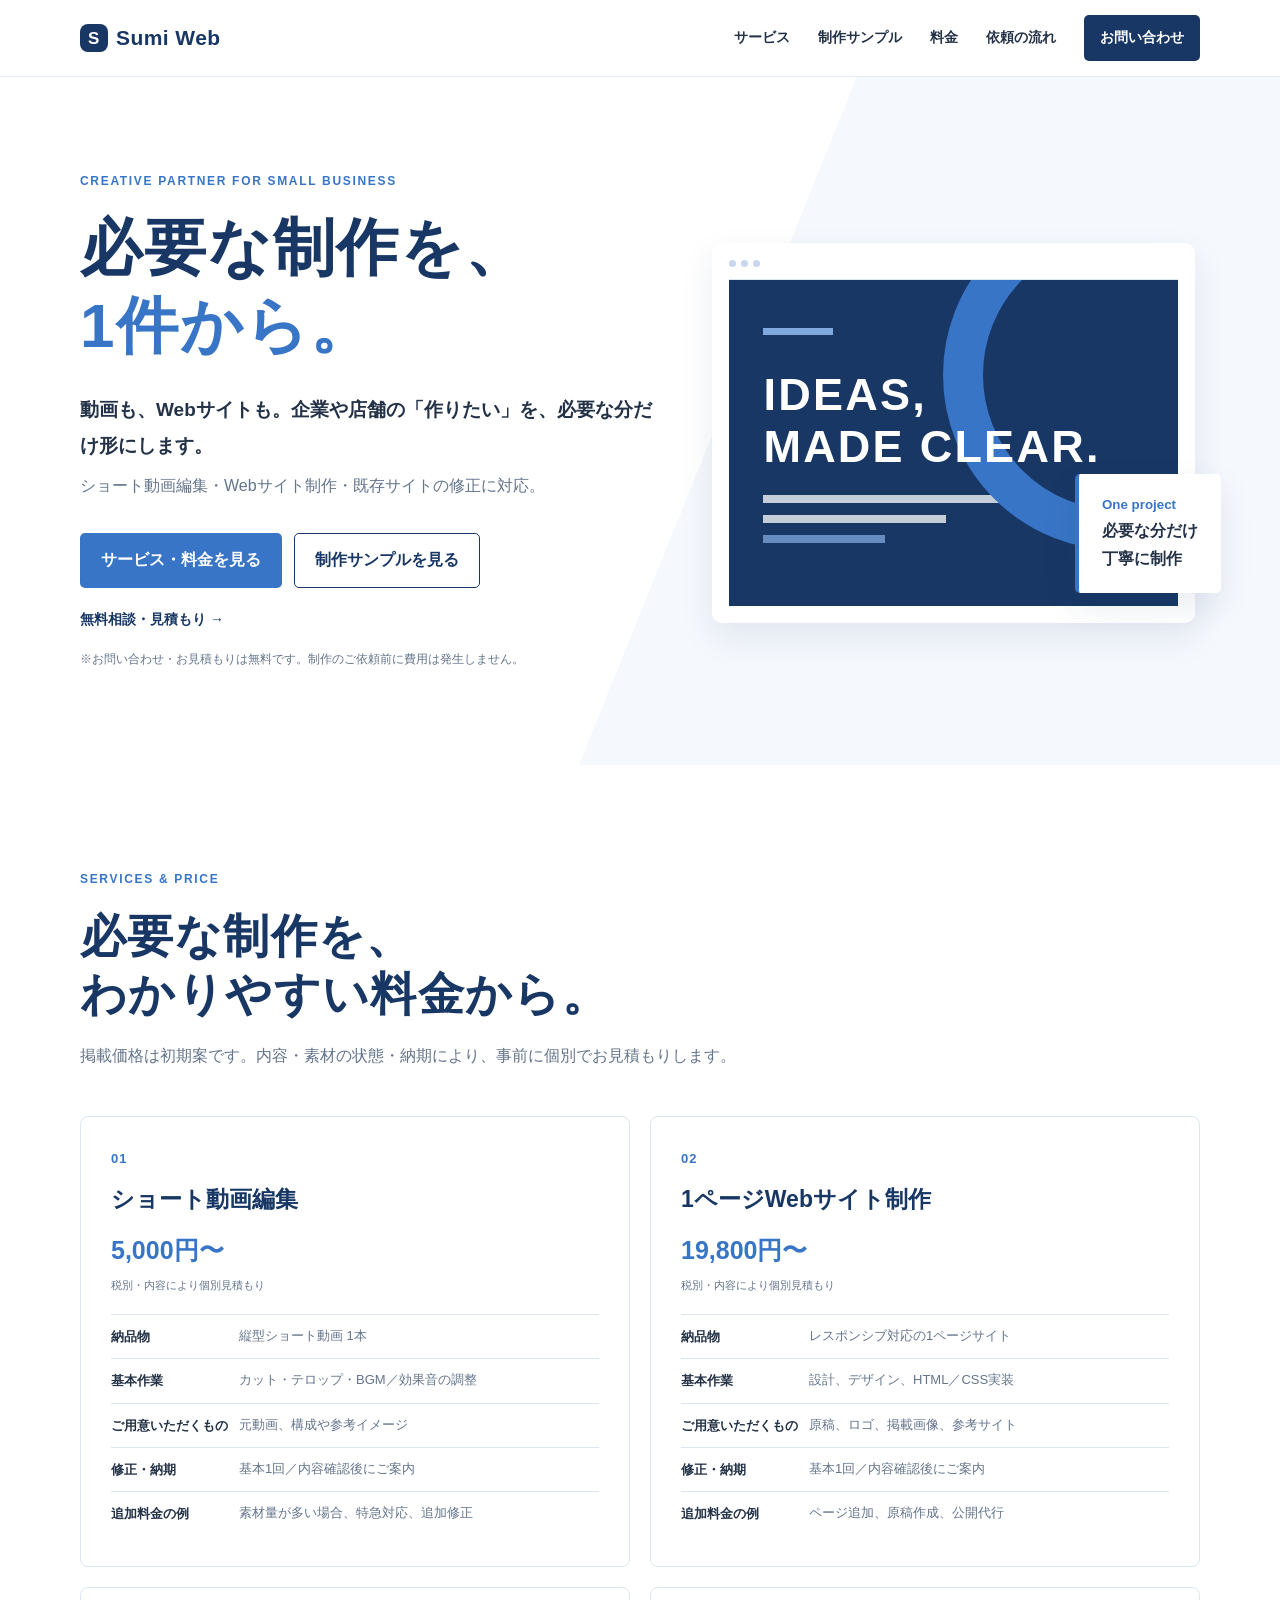
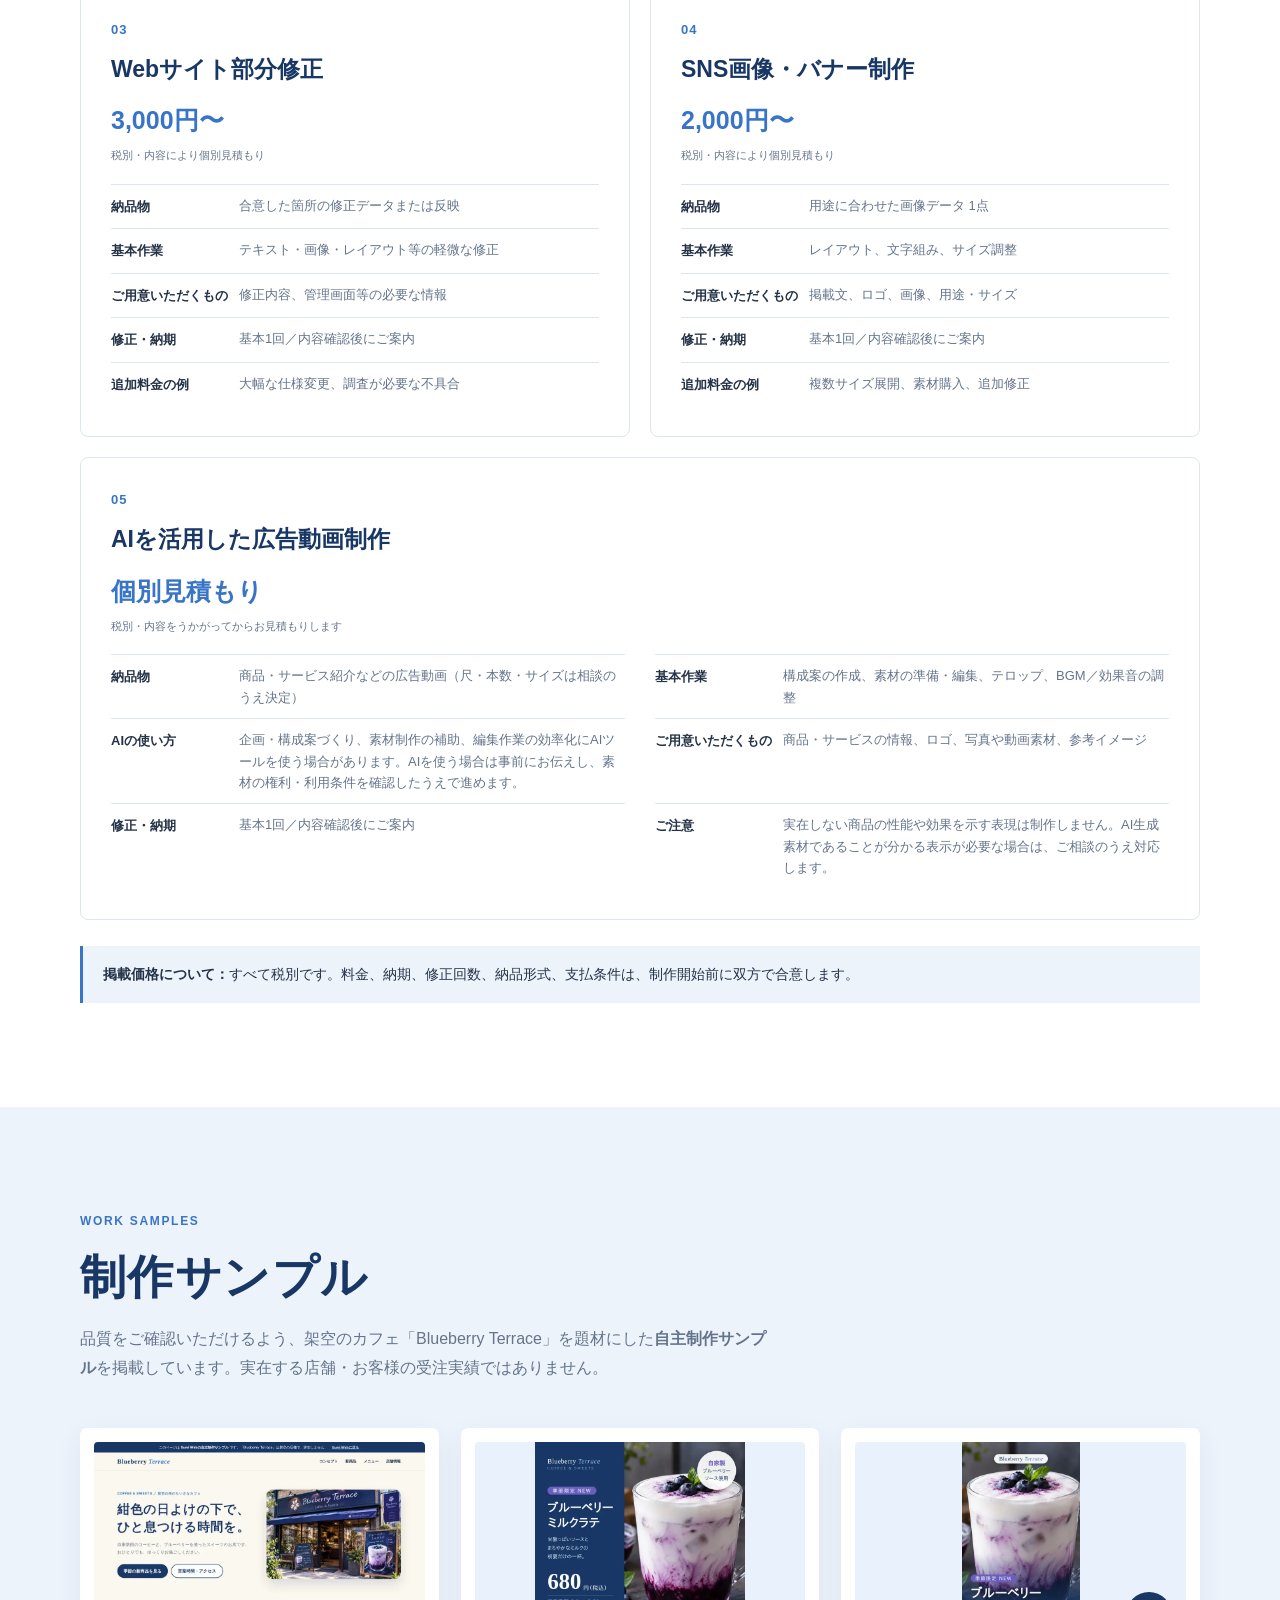
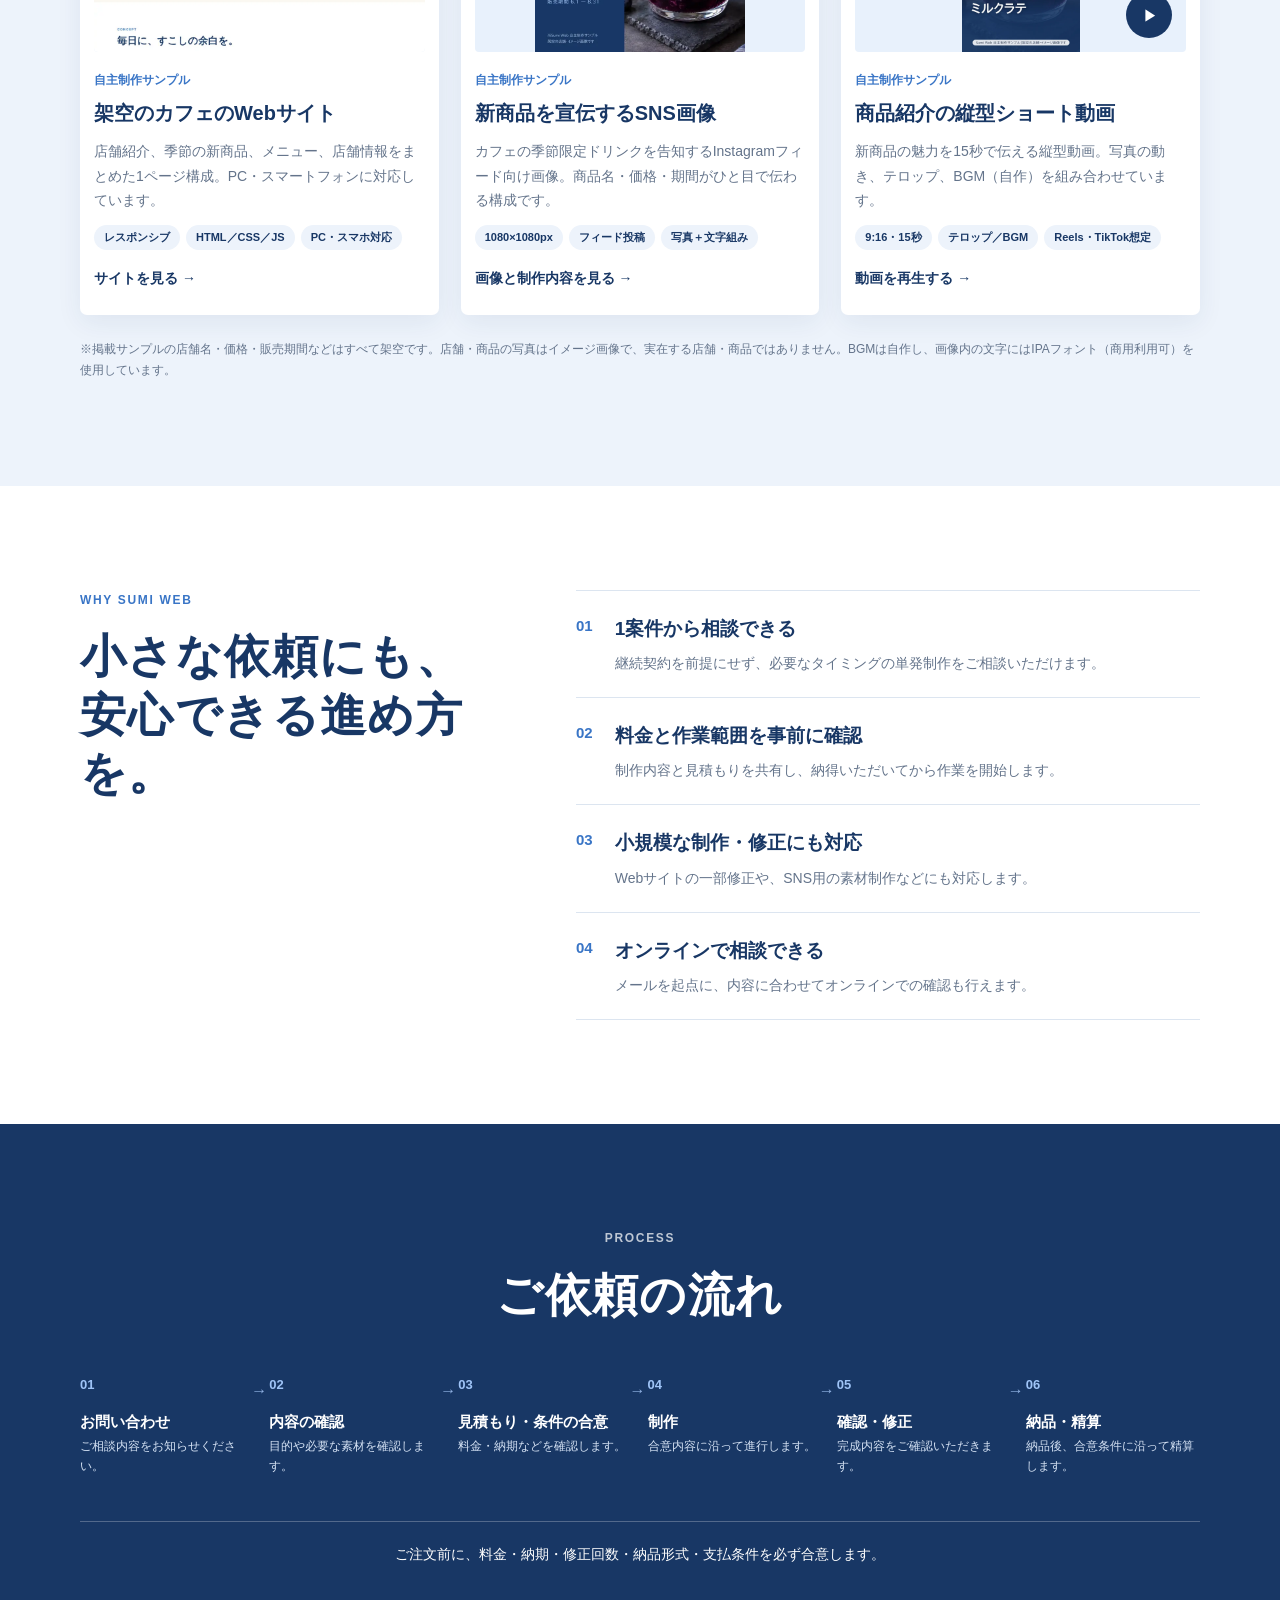
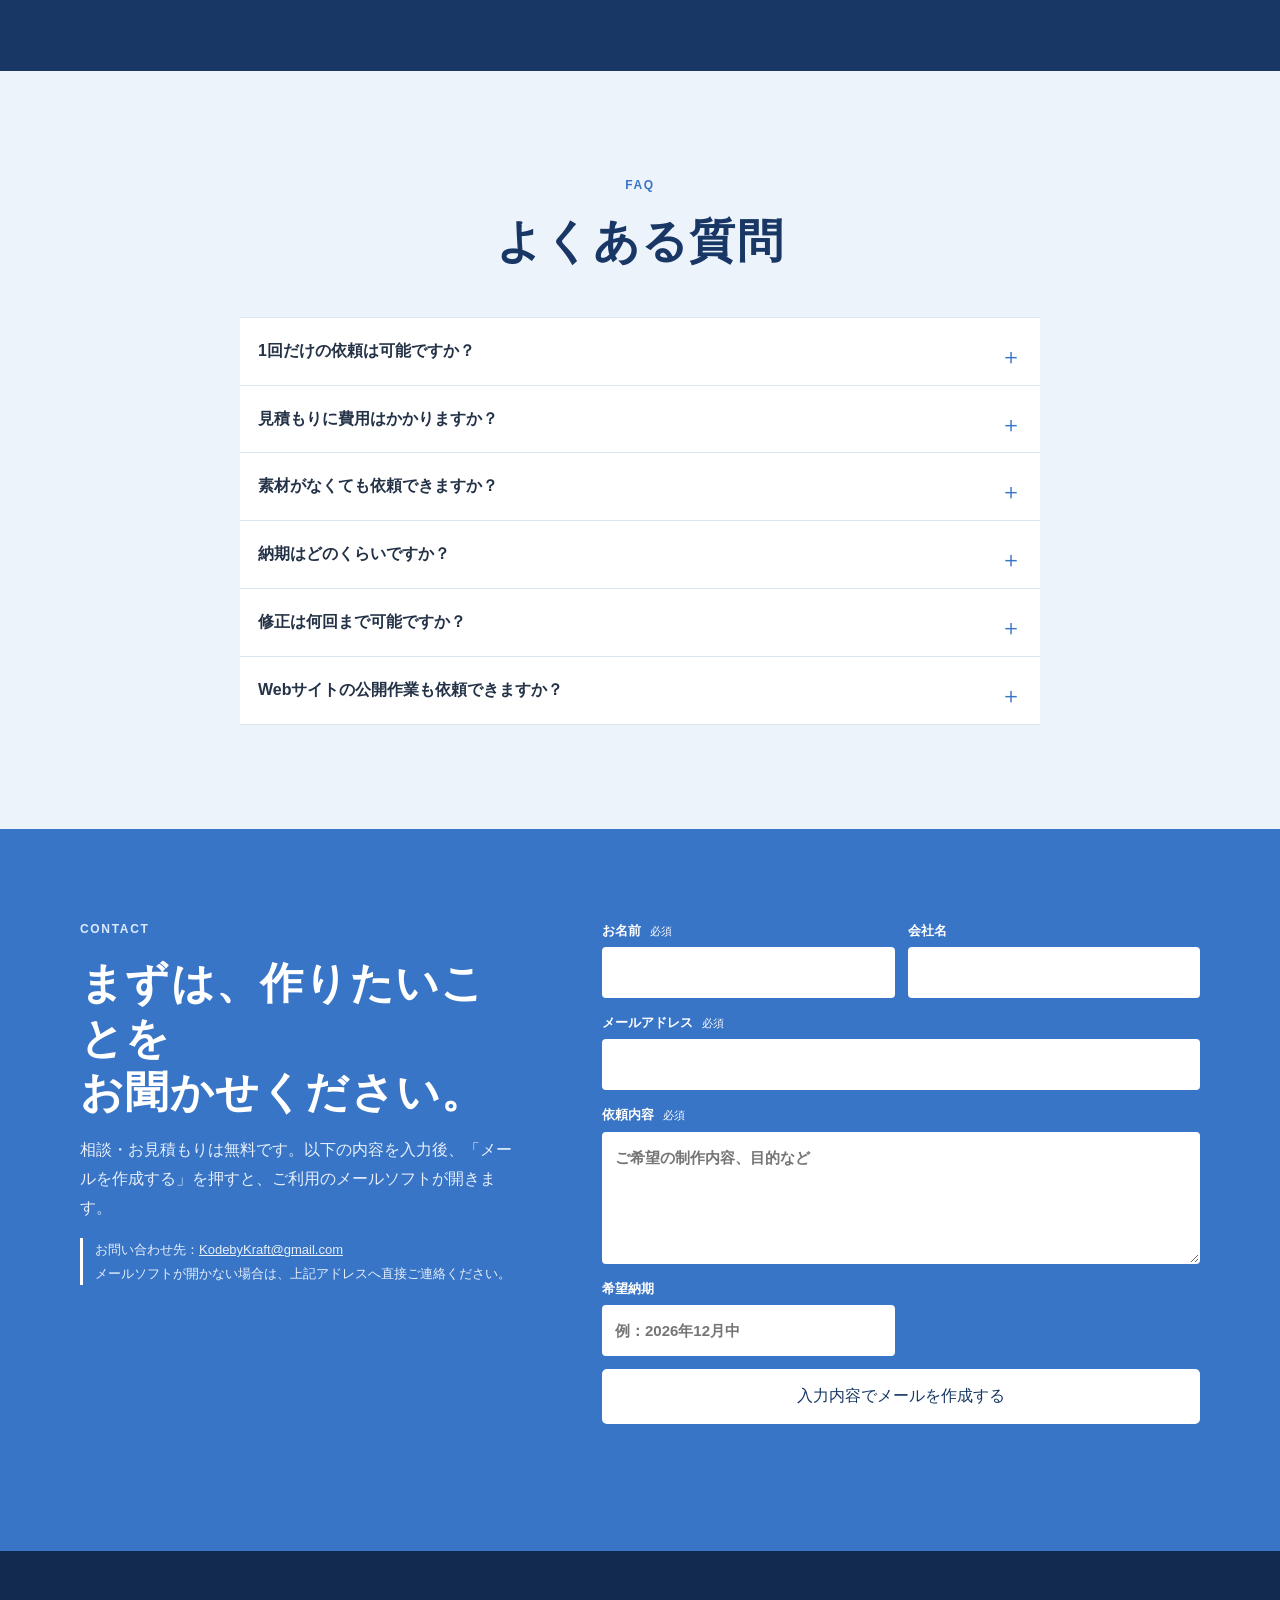
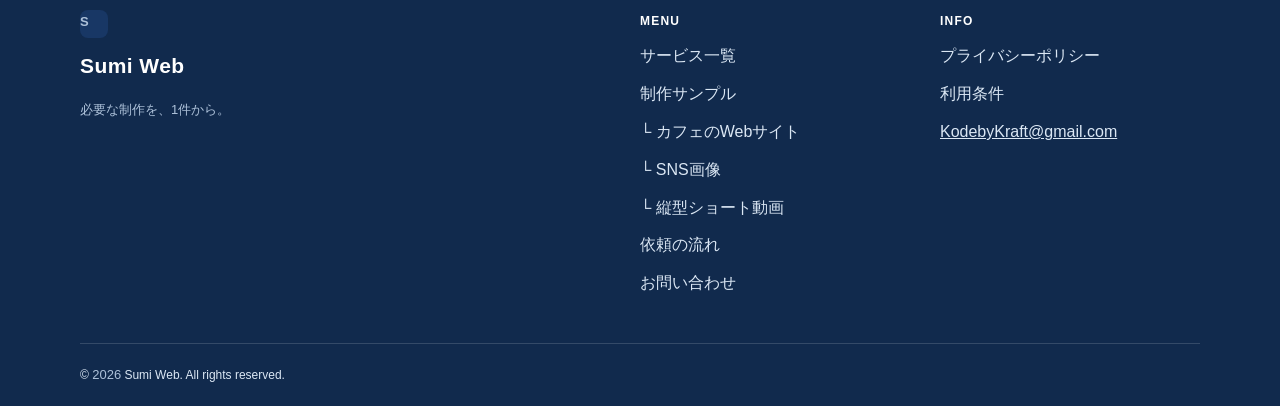
<file: index.html>
<!doctype html>
<html lang="ja">
<head>
  <meta charset="utf-8">
  <meta name="viewport" content="width=device-width, initial-scale=1">
  <meta name="description" content="Sumi Webは、ショート動画編集、AIを活用した広告動画制作、Webサイト制作・修正、SNS画像制作を1件から承る制作サービスです。料金目安・制作範囲・修正条件を掲載。相談・見積もりは無料です。">
  <meta name="theme-color" content="#183765">
  <meta property="og:title" content="Sumi Web｜ショート動画編集・AI広告動画・Webサイト制作を1件から">
  <meta property="og:description" content="ショート動画編集、AIを活用した広告動画制作、Webサイト制作を必要な分だけ。料金目安・制作範囲・修正条件を事前にご確認いただけます。">
  <meta property="og:type" content="website">
  <meta property="og:locale" content="ja_JP">
  <meta name="twitter:card" content="summary_large_image">
  <title>Sumi Web｜ショート動画編集・AI広告動画・Webサイト制作を1件から</title>
  <link rel="canonical" href="https://kurobunelio0809.github.io/sumi-web-site/">
  <meta property="og:site_name" content="Sumi Web">
  <meta property="og:url" content="https://kurobunelio0809.github.io/sumi-web-site/">
  <meta property="og:image" content="https://kurobunelio0809.github.io/sumi-web-site/assets/images/samples/cafe-site-pc.webp">
  <meta property="og:image:alt" content="Sumi Webの自主制作サンプル：架空のカフェのWebサイト">
  <meta name="twitter:image" content="https://kurobunelio0809.github.io/sumi-web-site/assets/images/samples/cafe-site-pc.webp">
  <script type="application/ld+json">{"@context":"https://schema.org","@type":"WebSite","name":"Sumi Web","url":"https://kurobunelio0809.github.io/sumi-web-site/","inLanguage":"ja"}</script>
  <link rel="icon" href="assets/images/favicon.svg" type="image/svg+xml">
  <link rel="stylesheet" href="assets/css/style.css">
</head>
<body>
  <a class="skip-link" href="#main">本文へ移動</a>
  <header class="site-header" id="top">
    <div class="container nav-wrap">
      <a class="logo" href="index.html" aria-label="Sumi Web トップへ"><span aria-hidden="true">S</span>Sumi Web</a>
      <button class="menu-button" type="button" aria-expanded="false" aria-controls="site-nav"><span></span><span></span><span></span><b>メニュー</b></button>
      <nav id="site-nav" class="site-nav" aria-label="メインナビゲーション">
        <a href="#services">サービス</a><a href="#works">制作サンプル</a><a href="#pricing">料金</a><a href="#flow">依頼の流れ</a>
        <a class="nav-contact" href="#contact">お問い合わせ</a>
      </nav>
    </div>
  </header>
  <main id="main">
    <section class="hero">
      <div class="container hero-grid">
        <div class="hero-copy"><p class="eyebrow">CREATIVE PARTNER FOR SMALL BUSINESS</p><h1>必要な制作を、<br><em>1件から。</em></h1><p class="lead">動画も、Webサイトも。企業や店舗の「作りたい」を、必要な分だけ形にします。</p><p class="sublead">ショート動画編集・Webサイト制作・既存サイトの修正に対応。</p><div class="hero-actions"><a class="button button-primary" href="#services">サービス・料金を見る</a><a class="button button-outline" href="#works">制作サンプルを見る</a></div><a class="text-link" href="#contact">無料相談・見積もり <span aria-hidden="true">→</span></a><p class="note">※お問い合わせ・お見積もりは無料です。制作のご依頼前に費用は発生しません。</p></div>
        <div class="hero-visual" aria-hidden="true"><div class="visual-window"><div class="window-bar"><i></i><i></i><i></i></div><div class="visual-content"><span></span><strong>IDEAS,<br>MADE CLEAR.</strong><b></b><b></b><b></b></div></div><div class="float-card"><small>One project</small><strong>必要な分だけ<br>丁寧に制作</strong></div></div>
      </div>
    </section>
    <section class="section" id="services"><div class="container"><div class="section-head"><p class="eyebrow">SERVICES & PRICE</p><h2>必要な制作を、<br>わかりやすい料金から。</h2><p>掲載価格は初期案です。内容・素材の状態・納期により、事前に個別でお見積もりします。</p></div>
      <div class="service-grid">
        <article class="service-card"><p class="number">01</p><h3>ショート動画編集</h3><p class="price">5,000円〜<small>税別・内容により個別見積もり</small></p><dl><div><dt>納品物</dt><dd>縦型ショート動画 1本</dd></div><div><dt>基本作業</dt><dd>カット・テロップ・BGM／効果音の調整</dd></div><div><dt>ご用意いただくもの</dt><dd>元動画、構成や参考イメージ</dd></div><div><dt>修正・納期</dt><dd>基本1回／内容確認後にご案内</dd></div><div><dt>追加料金の例</dt><dd>素材量が多い場合、特急対応、追加修正</dd></div></dl></article>
        <article class="service-card"><p class="number">02</p><h3>1ページWebサイト制作</h3><p class="price">19,800円〜<small>税別・内容により個別見積もり</small></p><dl><div><dt>納品物</dt><dd>レスポンシブ対応の1ページサイト</dd></div><div><dt>基本作業</dt><dd>設計、デザイン、HTML／CSS実装</dd></div><div><dt>ご用意いただくもの</dt><dd>原稿、ロゴ、掲載画像、参考サイト</dd></div><div><dt>修正・納期</dt><dd>基本1回／内容確認後にご案内</dd></div><div><dt>追加料金の例</dt><dd>ページ追加、原稿作成、公開代行</dd></div></dl></article>
        <article class="service-card"><p class="number">03</p><h3>Webサイト部分修正</h3><p class="price">3,000円〜<small>税別・内容により個別見積もり</small></p><dl><div><dt>納品物</dt><dd>合意した箇所の修正データまたは反映</dd></div><div><dt>基本作業</dt><dd>テキスト・画像・レイアウト等の軽微な修正</dd></div><div><dt>ご用意いただくもの</dt><dd>修正内容、管理画面等の必要な情報</dd></div><div><dt>修正・納期</dt><dd>基本1回／内容確認後にご案内</dd></div><div><dt>追加料金の例</dt><dd>大幅な仕様変更、調査が必要な不具合</dd></div></dl></article>
        <article class="service-card"><p class="number">04</p><h3>SNS画像・バナー制作</h3><p class="price">2,000円〜<small>税別・内容により個別見積もり</small></p><dl><div><dt>納品物</dt><dd>用途に合わせた画像データ 1点</dd></div><div><dt>基本作業</dt><dd>レイアウト、文字組み、サイズ調整</dd></div><div><dt>ご用意いただくもの</dt><dd>掲載文、ロゴ、画像、用途・サイズ</dd></div><div><dt>修正・納期</dt><dd>基本1回／内容確認後にご案内</dd></div><div><dt>追加料金の例</dt><dd>複数サイズ展開、素材購入、追加修正</dd></div></dl></article>
        <article class="service-card wide" id="ai-video"><p class="number">05</p><h3>AIを活用した広告動画制作</h3><p class="price">個別見積もり<small>税別・内容をうかがってからお見積もりします</small></p><dl><div><dt>納品物</dt><dd>商品・サービス紹介などの広告動画（尺・本数・サイズは相談のうえ決定）</dd></div><div><dt>基本作業</dt><dd>構成案の作成、素材の準備・編集、テロップ、BGM／効果音の調整</dd></div><div><dt>AIの使い方</dt><dd>企画・構成案づくり、素材制作の補助、編集作業の効率化にAIツールを使う場合があります。AIを使う場合は事前にお伝えし、素材の権利・利用条件を確認したうえで進めます。</dd></div><div><dt>ご用意いただくもの</dt><dd>商品・サービスの情報、ロゴ、写真や動画素材、参考イメージ</dd></div><div><dt>修正・納期</dt><dd>基本1回／内容確認後にご案内</dd></div><div><dt>ご注意</dt><dd>実在しない商品の性能や効果を示す表現は制作しません。AI生成素材であることが分かる表示が必要な場合は、ご相談のうえ対応します。</dd></div></dl></article>
      </div><p class="pricing-note" id="pricing"><strong>掲載価格について：</strong>すべて税別です。料金、納期、修正回数、納品形式、支払条件は、制作開始前に双方で合意します。</p>
    </div></section>
    <section class="section muted" id="works"><div class="container"><div class="section-head"><p class="eyebrow">WORK SAMPLES</p><h2>制作サンプル</h2><p>品質をご確認いただけるよう、架空のカフェ「Blueberry Terrace」を題材にした<strong>自主制作サンプル</strong>を掲載しています。実在する店舗・お客様の受注実績ではありません。</p></div>
      <div class="works-grid">
        <article class="work-card"><a class="work-thumb" href="samples/cafe/index.html"><img src="assets/images/samples/cafe-site-pc.webp" width="960" height="600" loading="lazy" alt="自主制作サンプル：架空のカフェ「Blueberry Terrace」のWebサイトのトップ画面。キャッチコピーと、紺色の日よけがある店舗外観の写真が並ぶ"></a><p>自主制作サンプル</p><h3>架空のカフェのWebサイト</h3><p class="work-desc">店舗紹介、季節の新商品、メニュー、店舗情報をまとめた1ページ構成。PC・スマートフォンに対応しています。</p><ul class="work-tags"><li>レスポンシブ</li><li>HTML／CSS／JS</li><li>PC・スマホ対応</li></ul><a class="text-link" href="samples/cafe/index.html">サイトを見る <span aria-hidden="true">→</span></a></article>
        <article class="work-card"><a class="work-thumb contain" href="samples/sns-post.html"><img src="assets/images/samples/sns-blueberry-latte-thumb.webp" width="640" height="640" loading="lazy" alt="自主制作サンプル：新商品「ブルーベリーミルクラテ」を告知する正方形のSNS画像。左に紺色の文字パネル（商品名・価格680円・販売期間）、右に商品写真が配置されている"></a><p>自主制作サンプル</p><h3>新商品を宣伝するSNS画像</h3><p class="work-desc">カフェの季節限定ドリンクを告知するInstagramフィード向け画像。商品名・価格・期間がひと目で伝わる構成です。</p><ul class="work-tags"><li>1080×1080px</li><li>フィード投稿</li><li>写真＋文字組み</li></ul><a class="text-link" href="samples/sns-post.html">画像と制作内容を見る <span aria-hidden="true">→</span></a></article>
        <article class="work-card"><a class="work-thumb contain is-video" href="samples/short-video.html"><img src="assets/images/samples/short-video-thumb.webp" width="720" height="1280" loading="lazy" alt="自主制作サンプル：縦型ショート動画の1場面。ブルーベリーミルクラテの写真と「季節限定 NEW」のテロップ"><span class="play" aria-hidden="true">▶</span></a><p>自主制作サンプル</p><h3>商品紹介の縦型ショート動画</h3><p class="work-desc">新商品の魅力を15秒で伝える縦型動画。写真の動き、テロップ、BGM（自作）を組み合わせています。</p><ul class="work-tags"><li>9:16・15秒</li><li>テロップ／BGM</li><li>Reels・TikTok想定</li></ul><a class="text-link" href="samples/short-video.html">動画を再生する <span aria-hidden="true">→</span></a></article>
      </div><p class="works-note">※掲載サンプルの店舗名・価格・販売期間などはすべて架空です。店舗・商品の写真はイメージ画像で、実在する店舗・商品ではありません。BGMは自作し、画像内の文字にはIPAフォント（商用利用可）を使用しています。</p></div></section>
    <section class="section"><div class="container reason-layout"><div class="section-head"><p class="eyebrow">WHY SUMI WEB</p><h2>小さな依頼にも、<br>安心できる進め方を。</h2></div><div class="reason-list"><article><b>01</b><div><h3>1案件から相談できる</h3><p>継続契約を前提にせず、必要なタイミングの単発制作をご相談いただけます。</p></div></article><article><b>02</b><div><h3>料金と作業範囲を事前に確認</h3><p>制作内容と見積もりを共有し、納得いただいてから作業を開始します。</p></div></article><article><b>03</b><div><h3>小規模な制作・修正にも対応</h3><p>Webサイトの一部修正や、SNS用の素材制作などにも対応します。</p></div></article><article><b>04</b><div><h3>オンラインで相談できる</h3><p>メールを起点に、内容に合わせてオンラインでの確認も行えます。</p></div></article></div></div></section>
    <section class="section flow-section" id="flow"><div class="container"><div class="section-head center"><p class="eyebrow">PROCESS</p><h2>ご依頼の流れ</h2></div><ol class="flow-list"><li><b>01</b><h3>お問い合わせ</h3><p>ご相談内容をお知らせください。</p></li><li><b>02</b><h3>内容の確認</h3><p>目的や必要な素材を確認します。</p></li><li><b>03</b><h3>見積もり・条件の合意</h3><p>料金・納期などを確認します。</p></li><li><b>04</b><h3>制作</h3><p>合意内容に沿って進行します。</p></li><li><b>05</b><h3>確認・修正</h3><p>完成内容をご確認いただきます。</p></li><li><b>06</b><h3>納品・精算</h3><p>納品後、合意条件に沿って精算します。</p></li></ol><p class="flow-note">ご注文前に、料金・納期・修正回数・納品形式・支払条件を必ず合意します。</p></div></section>
    <section class="section faq-section"><div class="container narrow"><div class="section-head center"><p class="eyebrow">FAQ</p><h2>よくある質問</h2></div><div class="faq-list"><details><summary>1回だけの依頼は可能ですか？</summary><p>はい。必要な制作を1案件からご相談いただけます。</p></details><details><summary>見積もりに費用はかかりますか？</summary><p>お問い合わせとお見積もりは無料です。制作をご依頼いただく前に費用は発生しません。</p></details><details><summary>素材がなくても依頼できますか？</summary><p>まずはご相談ください。必要な素材や進め方を確認し、対応可否をご案内します。</p></details><details><summary>納期はどのくらいですか？</summary><p>内容、素材の準備状況、確認・修正の回数により異なります。お見積もり時に目安をご案内します。</p></details><details><summary>修正は何回まで可能ですか？</summary><p>各サービスの基本修正は1回を目安としています。詳細は制作開始前に合意し、追加修正は内容によりお見積もりします。</p></details><details><summary>Webサイトの公開作業も依頼できますか？</summary><p>公開先や作業内容によって対応可否が異なります。ご希望の公開環境を添えてご相談ください。</p></details></div></div></section>
    <section class="contact" id="contact"><div class="container contact-grid"><div><p class="eyebrow">CONTACT</p><h2>まずは、作りたいことを<br>お聞かせください。</h2><p>相談・お見積もりは無料です。以下の内容を入力後、「メールを作成する」を押すと、ご利用のメールソフトが開きます。</p><p class="contact-status" id="contact-status">お問い合わせ先：<a href="mailto:KodebyKraft@gmail.com">KodebyKraft@gmail.com</a><br>メールソフトが開かない場合は、上記アドレスへ直接ご連絡ください。</p></div><form id="contact-form" novalidate><label>お名前 <span>必須</span><input name="name" autocomplete="name" required></label><label>会社名 <input name="company" autocomplete="organization"></label><label>メールアドレス <span>必須</span><input name="email" type="email" autocomplete="email" required></label><label>依頼内容 <span>必須</span><textarea name="request" rows="4" required placeholder="ご希望の制作内容、目的など"></textarea></label><label>希望納期 <input name="deadline" placeholder="例：2026年12月中"></label><button class="button button-light" type="submit">入力内容でメールを作成する</button><p class="form-message" id="form-message" aria-live="polite"></p></form></div></section>
  </main>
  <footer class="site-footer"><div class="container footer-grid"><div><a class="logo" href="#top"><span aria-hidden="true">S</span>Sumi Web</a><p>必要な制作を、1件から。</p></div><div><h2>MENU</h2><a href="#services">サービス一覧</a><a href="#works">制作サンプル</a><a href="samples/cafe/index.html">└ カフェのWebサイト</a><a href="samples/sns-post.html">└ SNS画像</a><a href="samples/short-video.html">└ 縦型ショート動画</a><a href="#flow">依頼の流れ</a><a href="#contact">お問い合わせ</a></div><div><h2>INFO</h2><a href="privacy.html">プライバシーポリシー</a><a href="terms.html">利用条件</a><a href="mailto:KodebyKraft@gmail.com">KodebyKraft@gmail.com</a></div></div><div class="container copyright">© <span id="year"></span> Sumi Web. All rights reserved.</div></footer>
  <script src="assets/js/main.js"></script>
</body></html>
</file>
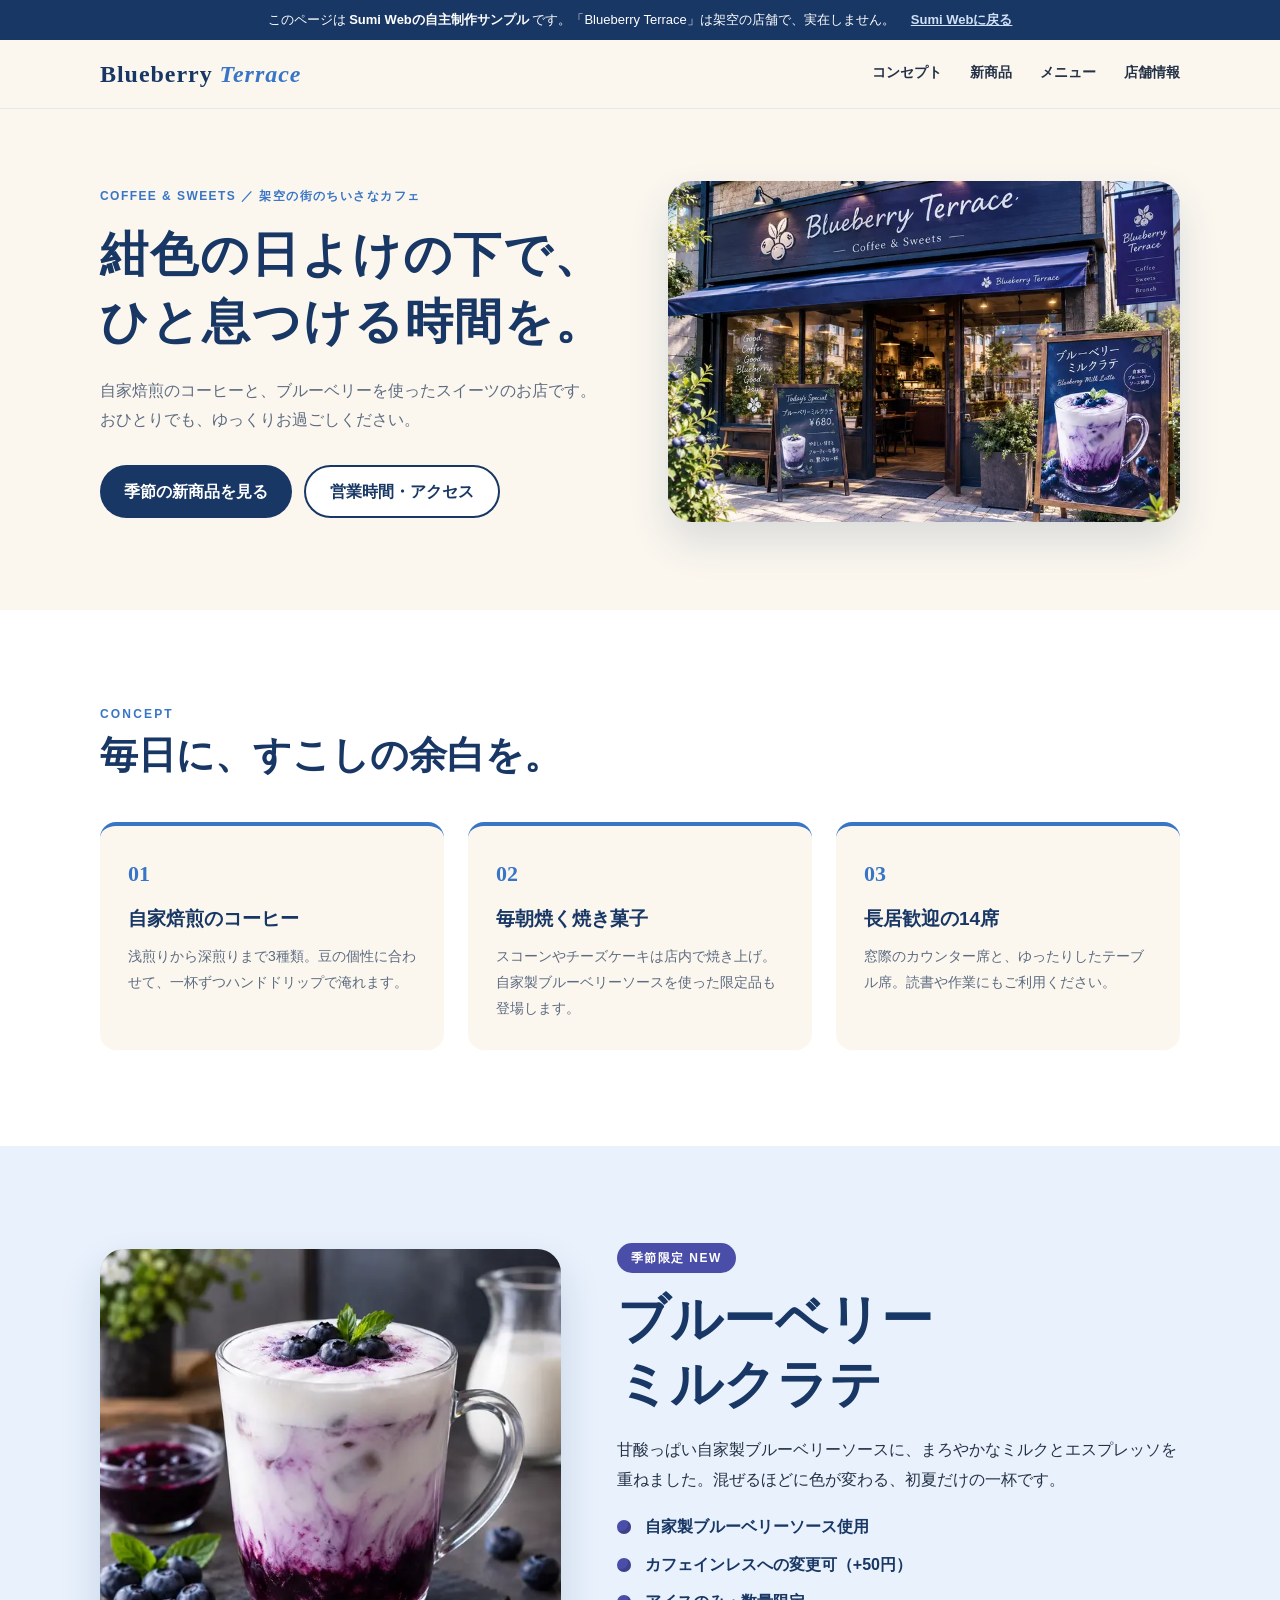
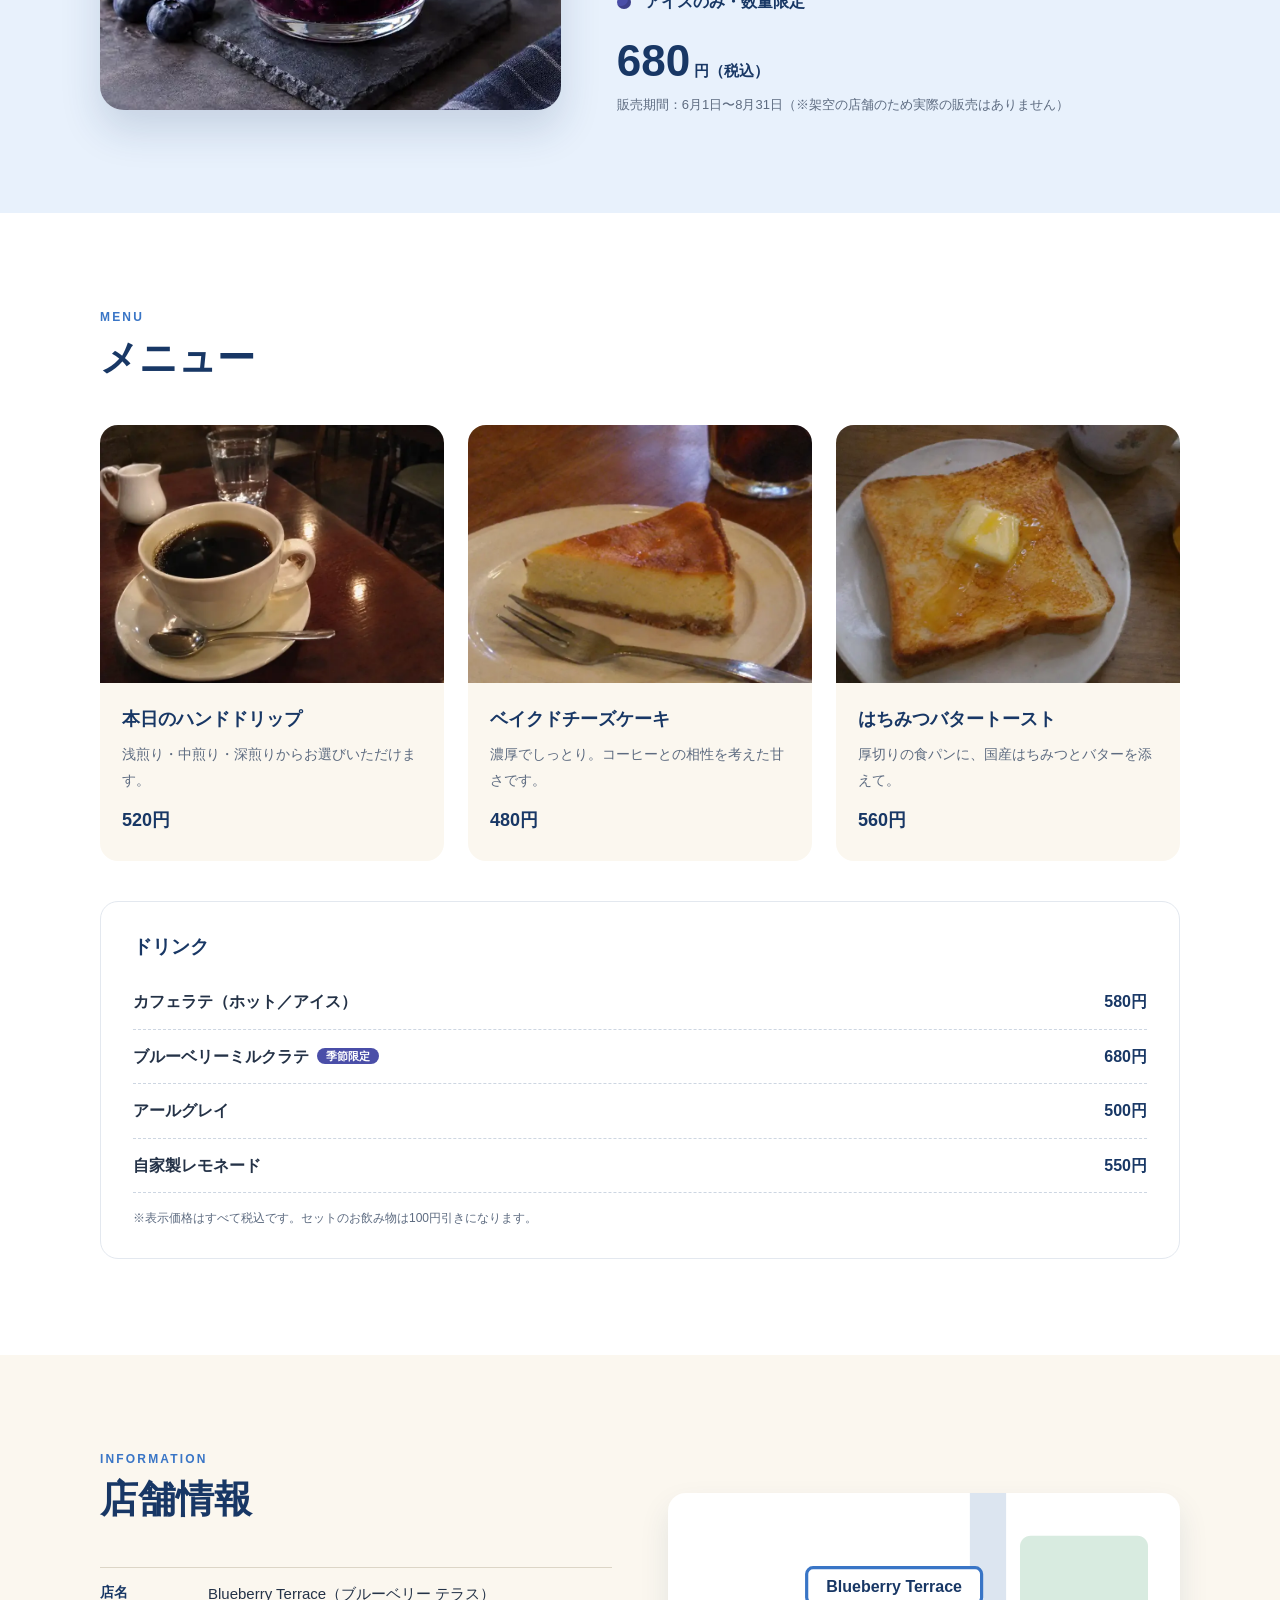
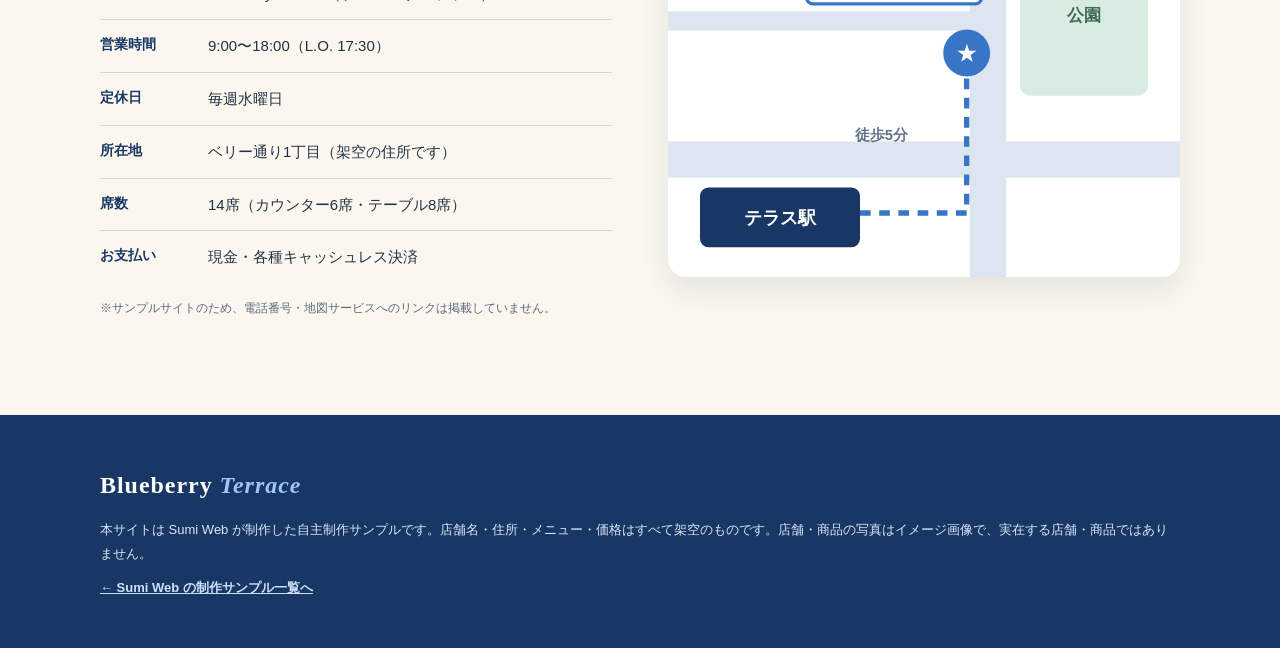
<file: samples/cafe/index.html>
<!doctype html>
<html lang="ja">
<head>
  <meta charset="utf-8">
  <meta name="viewport" content="width=device-width, initial-scale=1">
  <meta name="description" content="Sumi Webの自主制作サンプル。架空のカフェ「Blueberry Terrace」のレスポンシブWebサイトです。実在する店舗ではありません。">
  <meta name="robots" content="noindex">
  <meta name="theme-color" content="#183765">
  <title>Blueberry Terrace（架空のカフェ）｜Sumi Web 自主制作サンプル</title>
  <link rel="canonical" href="https://kurobunelio0809.github.io/sumi-web-site/samples/cafe/index.html">
  <meta property="og:site_name" content="Sumi Web">
  <meta property="og:type" content="website">
  <meta property="og:locale" content="ja_JP">
  <meta property="og:title" content="Blueberry Terrace（架空のカフェ）｜Sumi Web 自主制作サンプル">
  <meta property="og:description" content="Sumi Webの自主制作サンプル。架空のカフェ「Blueberry Terrace」のレスポンシブWebサイトです。実在する店舗ではありません。">
  <meta property="og:url" content="https://kurobunelio0809.github.io/sumi-web-site/samples/cafe/index.html">
  <meta property="og:image" content="https://kurobunelio0809.github.io/sumi-web-site/assets/images/samples/cafe-site-pc.webp">
  <meta property="og:image:alt" content="架空のカフェ「Blueberry Terrace」のWebサイト（自主制作サンプル）">
  <meta name="twitter:card" content="summary_large_image">
  <meta name="twitter:image" content="https://kurobunelio0809.github.io/sumi-web-site/assets/images/samples/cafe-site-pc.webp">
  <link rel="icon" href="../../assets/images/favicon.svg" type="image/svg+xml">
  <link rel="stylesheet" href="style.css">
</head>
<body>
  <div class="sample-bar" role="note">
    <p>このページは <strong>Sumi Webの自主制作サンプル</strong> です。「Blueberry Terrace」は架空の店舗で、実在しません。</p>
    <a href="../../index.html#works">Sumi Webに戻る</a>
  </div>
  <a class="skip-link" href="#main">本文へ移動</a>
  <header class="header">
    <div class="wrap header-inner">
      <a class="brand" href="#top" aria-label="Blueberry Terrace ページの先頭へ">Blueberry <span>Terrace</span></a>
      <button class="nav-toggle" type="button" aria-expanded="false" aria-controls="cafe-nav"><span class="bars" aria-hidden="true"></span>MENU</button>
      <nav id="cafe-nav" class="nav" aria-label="店舗サイトのナビゲーション">
        <a href="#concept">コンセプト</a>
        <a href="#new">新商品</a>
        <a href="#menu">メニュー</a>
        <a href="#info">店舗情報</a>
      </nav>
    </div>
  </header>

  <main id="main">
    <section class="hero" id="top">
      <div class="wrap hero-inner">
        <div class="hero-copy">
          <p class="kicker">COFFEE &amp; SWEETS ／ 架空の街のちいさなカフェ</p>
          <h1>紺色の日よけの下で、<br>ひと息つける時間を。</h1>
          <p>自家焙煎のコーヒーと、ブルーベリーを使ったスイーツのお店です。<br>おひとりでも、ゆっくりお過ごしください。</p>
          <div class="hero-actions">
            <a class="btn btn-main" href="#new">季節の新商品を見る</a>
            <a class="btn btn-sub" href="#info">営業時間・アクセス</a>
          </div>
        </div>
        <figure class="hero-art">
          <img src="images/storefront.webp" srcset="images/storefront-768.webp 768w, images/storefront.webp 1536w" sizes="(max-width: 820px) 100vw, 540px" width="1536" height="1024" fetchpriority="high" alt="紺色の看板と日よけに「Blueberry Terrace」と書かれた店舗の外観。店先にブルーベリーミルクラテ680円の黒板とポスターが立っている（イメージ画像）">
        </figure>
      </div>
    </section>

    <section class="section" id="concept">
      <div class="wrap concept">
        <h2 class="title"><small>CONCEPT</small>毎日に、すこしの余白を。</h2>
        <div class="concept-list">
          <article>
            <b>01</b>
            <h3>自家焙煎のコーヒー</h3>
            <p>浅煎りから深煎りまで3種類。豆の個性に合わせて、一杯ずつハンドドリップで淹れます。</p>
          </article>
          <article>
            <b>02</b>
            <h3>毎朝焼く焼き菓子</h3>
            <p>スコーンやチーズケーキは店内で焼き上げ。自家製ブルーベリーソースを使った限定品も登場します。</p>
          </article>
          <article>
            <b>03</b>
            <h3>長居歓迎の14席</h3>
            <p>窓際のカウンター席と、ゆったりしたテーブル席。読書や作業にもご利用ください。</p>
          </article>
        </div>
      </div>
    </section>

    <section class="section new" id="new">
      <div class="wrap new-inner">
        <figure class="new-art">
          <img src="images/blueberry-latte.webp" srcset="images/blueberry-latte-600.webp 600w, images/blueberry-latte.webp 1000w" sizes="(max-width: 820px) 90vw, 460px" width="1000" height="1000" loading="lazy" alt="耐熱グラスのマグに入ったブルーベリーミルクラテ。底に紫のブルーベリーソース、上にミルクの泡とブルーベリー、ミントが乗っている（イメージ画像）">
        </figure>
        <div class="new-copy">
          <p class="badge">季節限定 NEW</p>
          <h2>ブルーベリー<br>ミルクラテ</h2>
          <p class="new-lead">甘酸っぱい自家製ブルーベリーソースに、まろやかなミルクとエスプレッソを重ねました。混ぜるほどに色が変わる、初夏だけの一杯です。</p>
          <ul class="points">
            <li>自家製ブルーベリーソース使用</li>
            <li>カフェインレスへの変更可（+50円）</li>
            <li>アイスのみ・数量限定</li>
          </ul>
          <p class="price">680<small>円（税込）</small></p>
          <p class="period">販売期間：6月1日〜8月31日（※架空の店舗のため実際の販売はありません）</p>
        </div>
      </div>
    </section>

    <section class="section" id="menu">
      <div class="wrap">
        <h2 class="title"><small>MENU</small>メニュー</h2>
        <div class="menu-grid">
          <article class="menu-card">
            <img src="images/coffee.webp" width="800" height="600" loading="lazy" alt="木のテーブルに置かれた白いカップのハンドドリップコーヒー。奥にミルクピッチャーと水のグラス（イメージ画像）">
            <div>
              <h3>本日のハンドドリップ</h3>
              <p>浅煎り・中煎り・深煎りからお選びいただけます。</p>
              <p class="menu-price">520円</p>
            </div>
          </article>
          <article class="menu-card">
            <img src="images/cheesecake.webp" width="800" height="600" loading="lazy" alt="白い皿に乗った、表面がこんがり焼けたベイクドチーズケーキとフォーク（イメージ画像）">
            <div>
              <h3>ベイクドチーズケーキ</h3>
              <p>濃厚でしっとり。コーヒーとの相性を考えた甘さです。</p>
              <p class="menu-price">480円</p>
            </div>
          </article>
          <article class="menu-card">
            <img src="images/toast.webp" width="800" height="600" loading="lazy" alt="バターとはちみつが溶けている厚切りトースト（イメージ画像）">
            <div>
              <h3>はちみつバタートースト</h3>
              <p>厚切りの食パンに、国産はちみつとバターを添えて。</p>
              <p class="menu-price">560円</p>
            </div>
          </article>
        </div>
        <div class="menu-table">
          <h3>ドリンク</h3>
          <dl>
            <div><dt>カフェラテ（ホット／アイス）</dt><dd>580円</dd></div>
            <div><dt>ブルーベリーミルクラテ<span>季節限定</span></dt><dd>680円</dd></div>
            <div><dt>アールグレイ</dt><dd>500円</dd></div>
            <div><dt>自家製レモネード</dt><dd>550円</dd></div>
          </dl>
          <p class="note">※表示価格はすべて税込です。セットのお飲み物は100円引きになります。</p>
        </div>
      </div>
    </section>

    <section class="section info" id="info">
      <div class="wrap info-inner">
        <div>
          <h2 class="title"><small>INFORMATION</small>店舗情報</h2>
          <dl class="info-list">
            <div><dt>店名</dt><dd>Blueberry Terrace（ブルーベリー テラス）</dd></div>
            <div><dt>営業時間</dt><dd>9:00〜18:00（L.O. 17:30）</dd></div>
            <div><dt>定休日</dt><dd>毎週水曜日</dd></div>
            <div><dt>所在地</dt><dd>ベリー通り1丁目（架空の住所です）</dd></div>
            <div><dt>席数</dt><dd>14席（カウンター6席・テーブル8席）</dd></div>
            <div><dt>お支払い</dt><dd>現金・各種キャッシュレス決済</dd></div>
          </dl>
          <p class="note">※サンプルサイトのため、電話番号・地図サービスへのリンクは掲載していません。</p>
        </div>
        <figure class="map">
          <svg viewBox="0 0 480 360" role="img" aria-labelledby="map-title">
            <title id="map-title">駅から徒歩5分、公園の向かいにお店があることを示す簡略地図（架空）</title>
            <rect width="480" height="360" rx="12" fill="#fff"/>
            <path d="M0 250h480M300 0v360" stroke="#dce5f0" stroke-width="34"/>
            <path d="M0 120h300" stroke="#dce5f0" stroke-width="18"/>
            <rect x="330" y="40" width="120" height="150" rx="10" fill="#d8ebe0"/>
            <text x="390" y="120" text-anchor="middle" font-size="16" fill="#3e6b55">公園</text>
            <rect x="30" y="276" width="150" height="56" rx="8" fill="#183765"/>
            <text x="105" y="310" text-anchor="middle" font-size="17" fill="#fff">テラス駅</text>
            <path d="M180 300h100V160" fill="none" stroke="#3975c6" stroke-width="5" stroke-dasharray="10 8"/>
            <circle cx="280" cy="150" r="22" fill="#3975c6"/>
            <text x="280" y="157" text-anchor="middle" font-size="18" fill="#fff">★</text>
            <rect x="130" y="70" width="164" height="34" rx="6" fill="#fff" stroke="#3975c6" stroke-width="3"/>
            <text x="212" y="93" text-anchor="middle" font-size="15" fill="#183765">Blueberry Terrace</text>
            <text x="200" y="232" text-anchor="middle" font-size="14" fill="#64748b">徒歩5分</text>
          </svg>
        </figure>
      </div>
    </section>
  </main>

  <footer class="footer">
    <div class="wrap footer-inner">
      <p class="brand">Blueberry <span>Terrace</span></p>
      <p>本サイトは Sumi Web が制作した自主制作サンプルです。店舗名・住所・メニュー・価格はすべて架空のものです。店舗・商品の写真はイメージ画像で、実在する店舗・商品ではありません。</p>
      <a href="../../index.html#works">← Sumi Web の制作サンプル一覧へ</a>
    </div>
  </footer>
  <script src="script.js"></script>
</body>
</html>
</file>
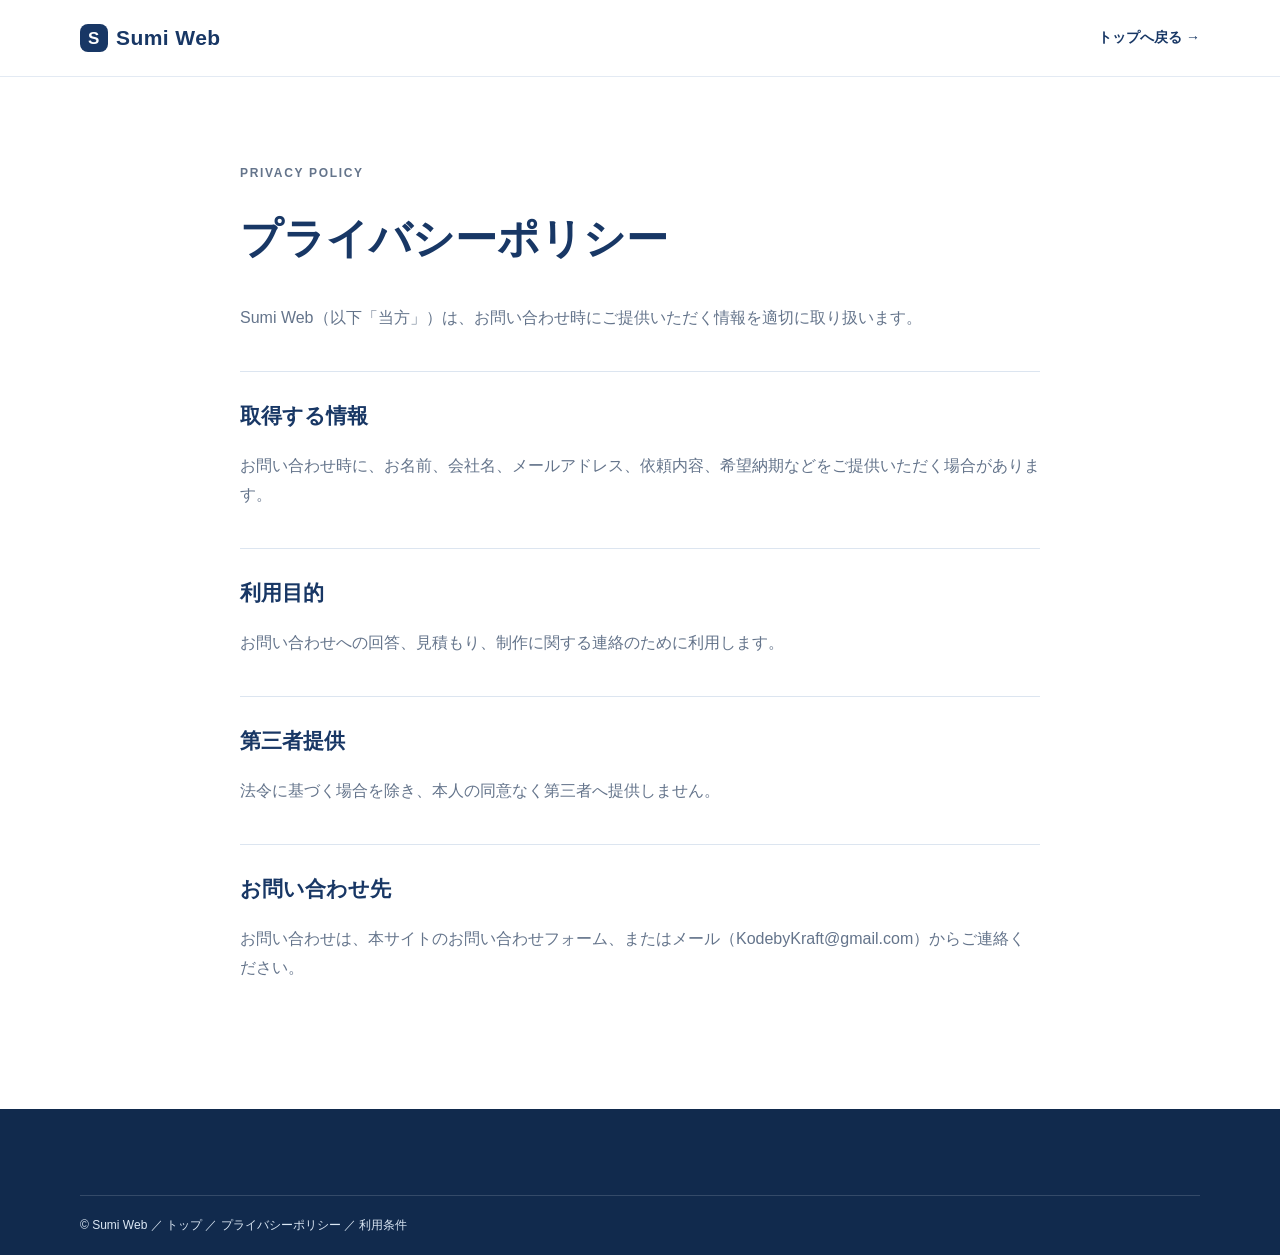
<file: privacy.html>
<!doctype html><html lang="ja"><head><meta charset="utf-8"><meta name="viewport" content="width=device-width,initial-scale=1"><meta name="description" content="Sumi Webのプライバシーポリシー。お問い合わせ時に取得する情報、利用目的、第三者提供について記載しています。"><title>プライバシーポリシー｜Sumi Web</title><link rel="canonical" href="https://kurobunelio0809.github.io/sumi-web-site/privacy.html"><link rel="icon" href="assets/images/favicon.svg" type="image/svg+xml"><meta name="theme-color" content="#183765"><meta property="og:site_name" content="Sumi Web"><meta property="og:title" content="Sumi Web"><link rel="stylesheet" href="assets/css/style.css"></head><body><header class="site-header"><div class="container nav-wrap"><a class="logo" href="index.html"><span>S</span>Sumi Web</a><a class="text-link" href="index.html">トップへ戻る →</a></div></header><main class="legal container narrow"><p class="eyebrow">PRIVACY POLICY</p><h1>プライバシーポリシー</h1><p>Sumi Web（以下「当方」）は、お問い合わせ時にご提供いただく情報を適切に取り扱います。</p><h2>取得する情報</h2><p>お問い合わせ時に、お名前、会社名、メールアドレス、依頼内容、希望納期などをご提供いただく場合があります。</p><h2>利用目的</h2><p>お問い合わせへの回答、見積もり、制作に関する連絡のために利用します。</p><h2>第三者提供</h2><p>法令に基づく場合を除き、本人の同意なく第三者へ提供しません。</p><h2>お問い合わせ先</h2><p>お問い合わせは、本サイトのお問い合わせフォーム、またはメール（<a href="mailto:KodebyKraft@gmail.com">KodebyKraft@gmail.com</a>）からご連絡ください。</p></main><footer class="site-footer"><div class="container copyright">© Sumi Web ／ <a href="index.html">トップ</a> ／ <a href="privacy.html">プライバシーポリシー</a> ／ <a href="terms.html">利用条件</a></div></footer></body></html>
</file>
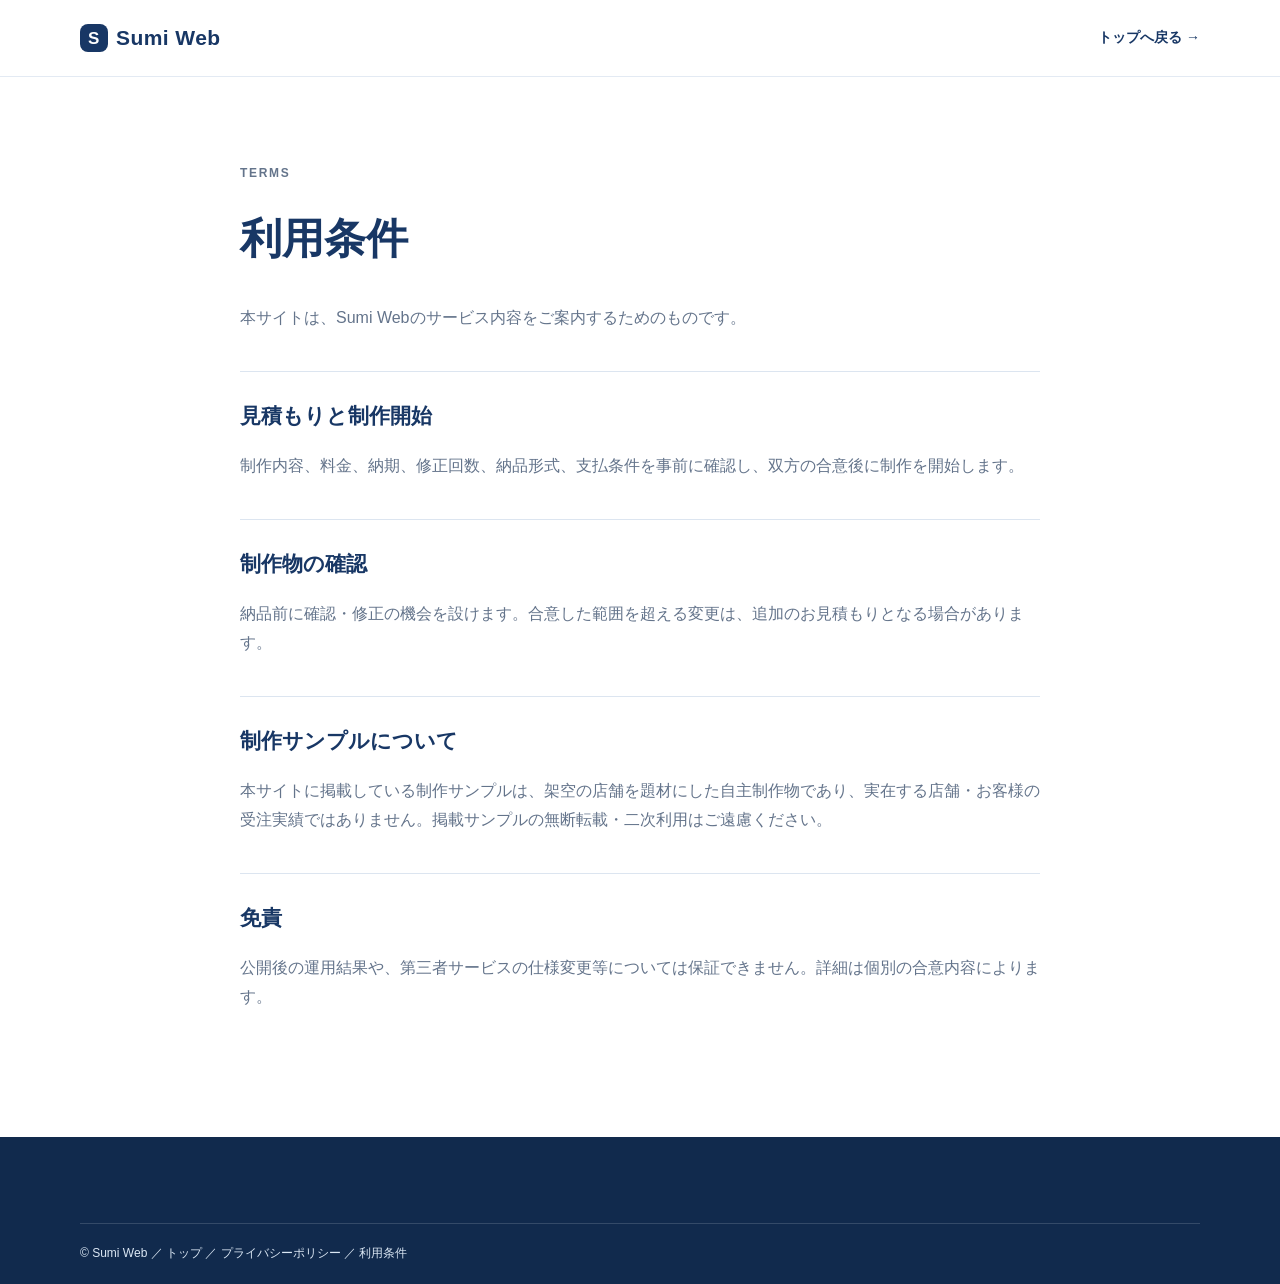
<file: terms.html>
<!doctype html><html lang="ja"><head><meta charset="utf-8"><meta name="viewport" content="width=device-width,initial-scale=1"><meta name="description" content="Sumi Webの利用条件。見積もりと制作開始、制作物の確認・修正、自主制作サンプルの扱い、免責について記載しています。"><title>利用条件｜Sumi Web</title><link rel="canonical" href="https://kurobunelio0809.github.io/sumi-web-site/terms.html"><link rel="icon" href="assets/images/favicon.svg" type="image/svg+xml"><meta name="theme-color" content="#183765"><meta property="og:site_name" content="Sumi Web"><meta property="og:title" content="Sumi Web"><link rel="stylesheet" href="assets/css/style.css"></head><body><header class="site-header"><div class="container nav-wrap"><a class="logo" href="index.html"><span>S</span>Sumi Web</a><a class="text-link" href="index.html">トップへ戻る →</a></div></header><main class="legal container narrow"><p class="eyebrow">TERMS</p><h1>利用条件</h1><p>本サイトは、Sumi Webのサービス内容をご案内するためのものです。</p><h2>見積もりと制作開始</h2><p>制作内容、料金、納期、修正回数、納品形式、支払条件を事前に確認し、双方の合意後に制作を開始します。</p><h2>制作物の確認</h2><p>納品前に確認・修正の機会を設けます。合意した範囲を超える変更は、追加のお見積もりとなる場合があります。</p><h2>制作サンプルについて</h2><p>本サイトに掲載している制作サンプルは、架空の店舗を題材にした自主制作物であり、実在する店舗・お客様の受注実績ではありません。掲載サンプルの無断転載・二次利用はご遠慮ください。</p><h2>免責</h2><p>公開後の運用結果や、第三者サービスの仕様変更等については保証できません。詳細は個別の合意内容によります。</p></main><footer class="site-footer"><div class="container copyright">© Sumi Web ／ <a href="index.html">トップ</a> ／ <a href="privacy.html">プライバシーポリシー</a> ／ <a href="terms.html">利用条件</a></div></footer></body></html>
</file>
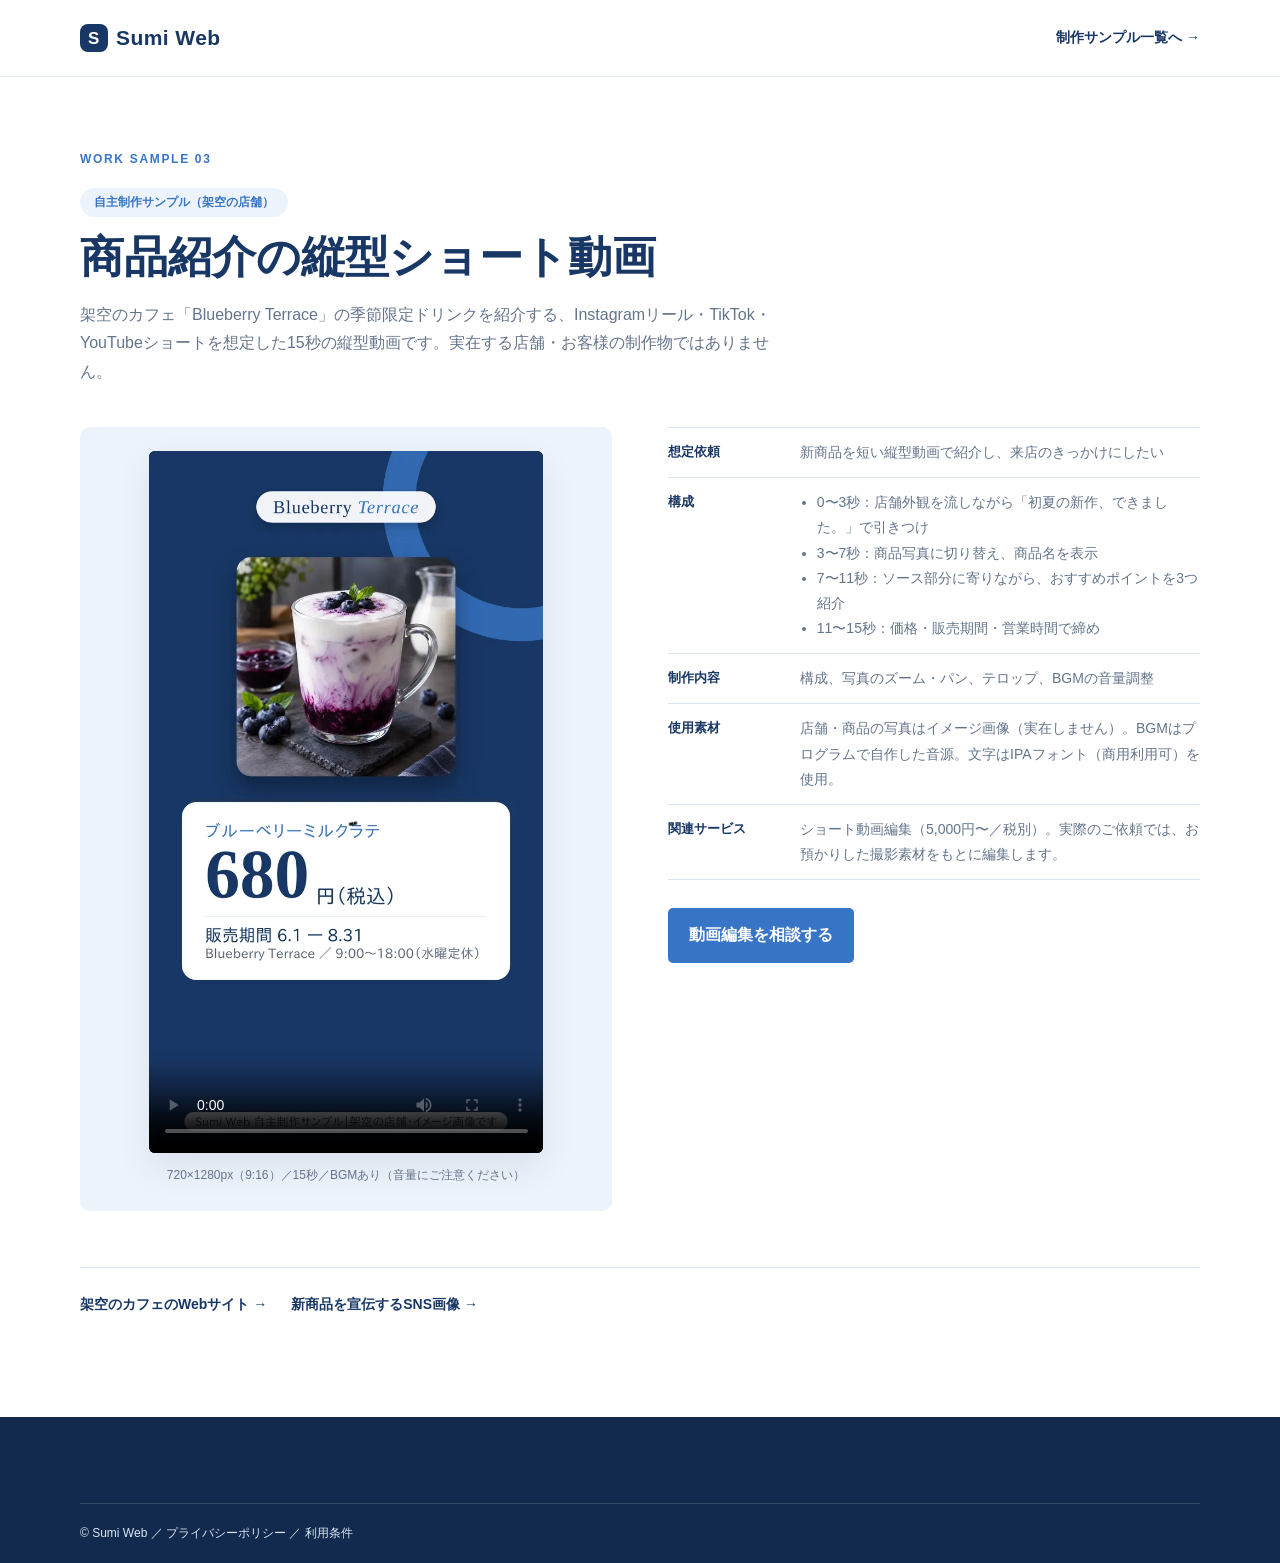
<file: samples/short-video.html>
<!doctype html>
<html lang="ja">
<head>
  <meta charset="utf-8">
  <meta name="viewport" content="width=device-width, initial-scale=1">
  <meta name="description" content="Sumi Webの自主制作サンプル。架空のカフェの商品を紹介する縦型ショート動画（9:16・15秒）です。">
  <meta name="theme-color" content="#183765">
  <title>縦型ショート動画サンプル（自主制作）｜Sumi Web</title>
  <link rel="canonical" href="https://kurobunelio0809.github.io/sumi-web-site/samples/short-video.html">
  <meta property="og:site_name" content="Sumi Web">
  <meta property="og:type" content="website">
  <meta property="og:locale" content="ja_JP">
  <meta property="og:title" content="縦型ショート動画サンプル（自主制作）｜Sumi Web">
  <meta property="og:description" content="Sumi Webの自主制作サンプル。架空のカフェの商品を紹介する縦型ショート動画（9:16・15秒）です。">
  <meta property="og:url" content="https://kurobunelio0809.github.io/sumi-web-site/samples/short-video.html">
  <meta property="og:image" content="https://kurobunelio0809.github.io/sumi-web-site/assets/images/samples/short-video-poster.webp">
  <meta property="og:image:alt" content="縦型ショート動画の1場面（自主制作サンプル）">
  <meta name="twitter:card" content="summary_large_image">
  <meta name="twitter:image" content="https://kurobunelio0809.github.io/sumi-web-site/assets/images/samples/short-video-poster.webp">
  <link rel="icon" href="../assets/images/favicon.svg" type="image/svg+xml">
  <link rel="stylesheet" href="../assets/css/style.css">
</head>
<body>
  <a class="skip-link" href="#main">本文へ移動</a>
  <header class="site-header"><div class="container nav-wrap"><a class="logo" href="../index.html" aria-label="Sumi Web トップへ"><span aria-hidden="true">S</span>Sumi Web</a><a class="text-link" href="../index.html#works">制作サンプル一覧へ <span aria-hidden="true">→</span></a></div></header>
  <main id="main" class="sample-detail container">
    <p class="eyebrow">WORK SAMPLE 03</p>
    <p class="sample-label">自主制作サンプル（架空の店舗）</p>
    <h1>商品紹介の縦型ショート動画</h1>
    <p class="sample-intro">架空のカフェ「Blueberry Terrace」の季節限定ドリンクを紹介する、Instagramリール・TikTok・YouTubeショートを想定した15秒の縦型動画です。実在する店舗・お客様の制作物ではありません。</p>
    <div class="detail-grid">
      <figure class="detail-media">
        <video controls playsinline preload="metadata" width="720" height="1280" poster="../assets/images/samples/short-video-poster.webp" aria-describedby="video-summary">
          <source src="../assets/video/cafe-aoiro-short.mp4" type="video/mp4">
          お使いのブラウザは動画の再生に対応していません。<a href="../assets/video/cafe-aoiro-short.mp4">動画ファイル（MP4）を開く</a>
        </video>
        <figcaption>720×1280px（9:16）／15秒／BGMあり（音量にご注意ください）</figcaption>
      </figure>
      <div>
        <dl class="detail-spec">
          <div><dt>想定依頼</dt><dd>新商品を短い縦型動画で紹介し、来店のきっかけにしたい</dd></div>
          <div><dt>構成</dt><dd id="video-summary"><ul><li>0〜3秒：店舗外観を流しながら「初夏の新作、できました。」で引きつけ</li><li>3〜7秒：商品写真に切り替え、商品名を表示</li><li>7〜11秒：ソース部分に寄りながら、おすすめポイントを3つ紹介</li><li>11〜15秒：価格・販売期間・営業時間で締め</li></ul></dd></div>
          <div><dt>制作内容</dt><dd>構成、写真のズーム・パン、テロップ、BGMの音量調整</dd></div>
          <div><dt>使用素材</dt><dd>店舗・商品の写真はイメージ画像（実在しません）。BGMはプログラムで自作した音源。文字はIPAフォント（商用利用可）を使用。</dd></div>
          <div><dt>関連サービス</dt><dd>ショート動画編集（5,000円〜／税別）。実際のご依頼では、お預かりした撮影素材をもとに編集します。</dd></div>
        </dl>
        <div class="detail-actions">
          <a class="button button-primary" href="../index.html#contact">動画編集を相談する</a>
        </div>
      </div>
    </div>
    <nav class="sample-nav" aria-label="ほかの制作サンプル">
      <a class="text-link" href="cafe/index.html">架空のカフェのWebサイト <span aria-hidden="true">→</span></a>
      <a class="text-link" href="sns-post.html">新商品を宣伝するSNS画像 <span aria-hidden="true">→</span></a>
    </nav>
  </main>
  <footer class="site-footer"><div class="container copyright">© Sumi Web ／ <a href="../privacy.html">プライバシーポリシー</a> ／ <a href="../terms.html">利用条件</a></div></footer>
</body>
</html>
</file>
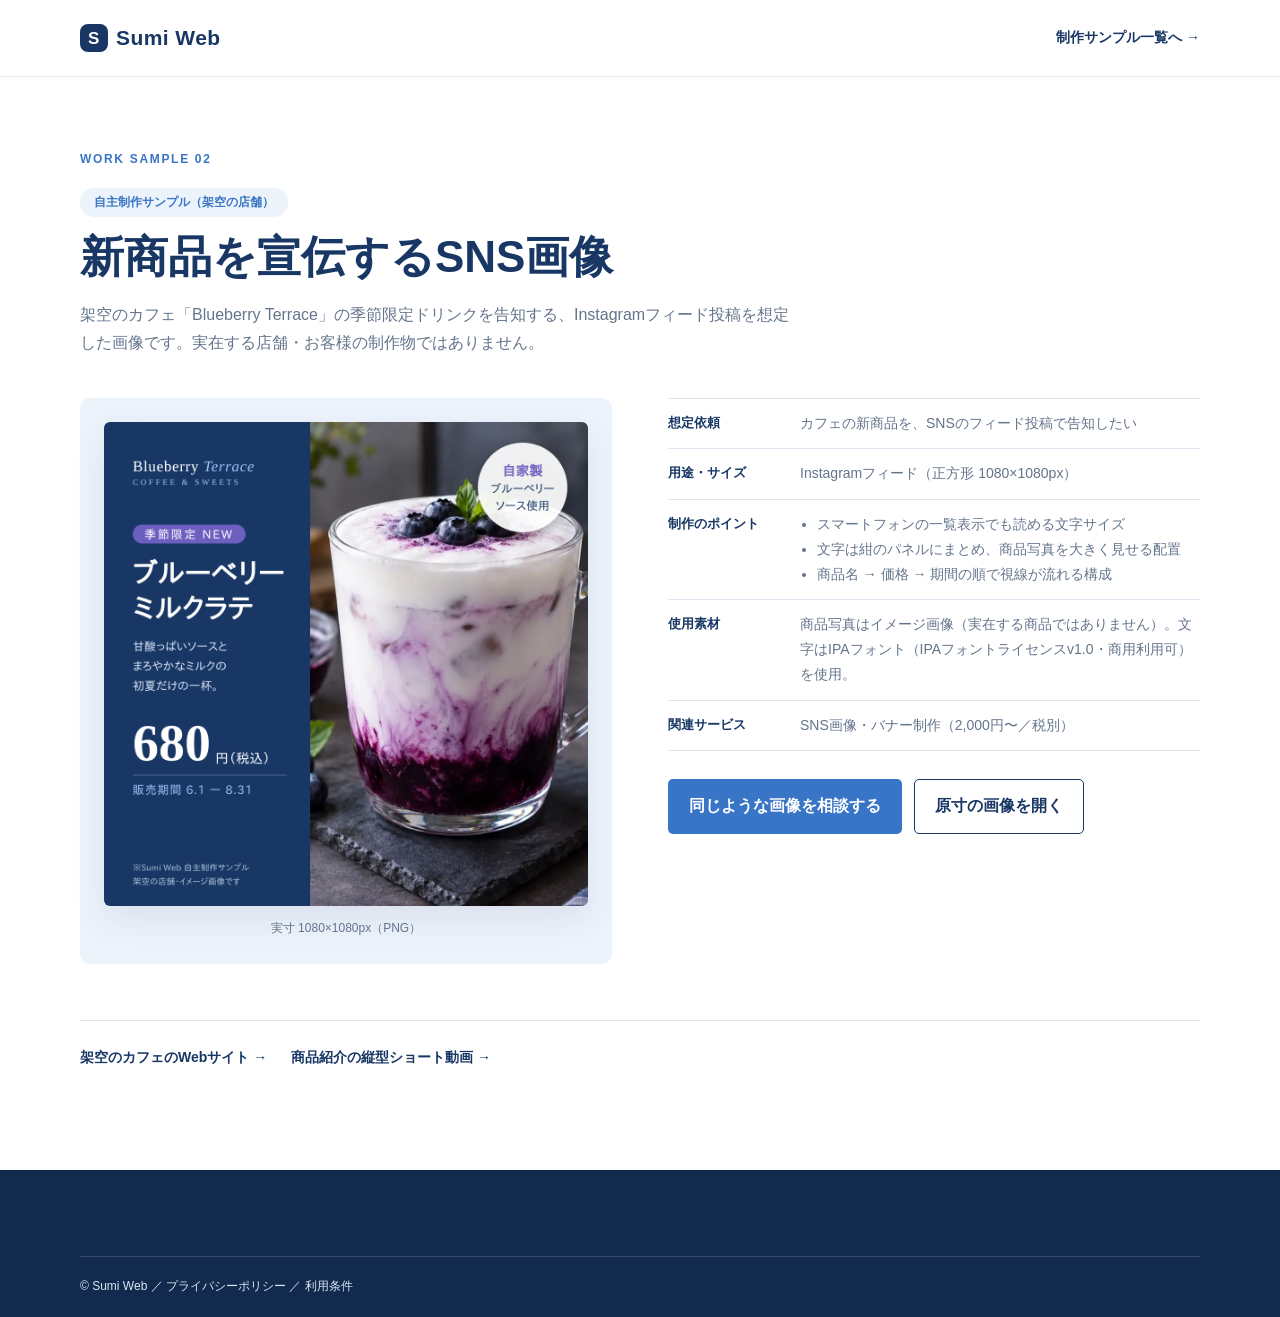
<file: samples/sns-post.html>
<!doctype html>
<html lang="ja">
<head>
  <meta charset="utf-8">
  <meta name="viewport" content="width=device-width, initial-scale=1">
  <meta name="description" content="Sumi Webの自主制作サンプル。架空のカフェの新商品を告知するSNS画像（1080×1080px）です。">
  <meta name="theme-color" content="#183765">
  <title>SNS画像サンプル（自主制作）｜Sumi Web</title>
  <link rel="canonical" href="https://kurobunelio0809.github.io/sumi-web-site/samples/sns-post.html">
  <meta property="og:site_name" content="Sumi Web">
  <meta property="og:type" content="website">
  <meta property="og:locale" content="ja_JP">
  <meta property="og:title" content="SNS画像サンプル（自主制作）｜Sumi Web">
  <meta property="og:description" content="Sumi Webの自主制作サンプル。架空のカフェの新商品を告知するSNS画像（1080×1080px）です。">
  <meta property="og:url" content="https://kurobunelio0809.github.io/sumi-web-site/samples/sns-post.html">
  <meta property="og:image" content="https://kurobunelio0809.github.io/sumi-web-site/assets/images/samples/sns-blueberry-latte-thumb.webp">
  <meta property="og:image:alt" content="架空のカフェの新商品を告知する正方形のSNS画像（自主制作サンプル）">
  <meta name="twitter:card" content="summary_large_image">
  <meta name="twitter:image" content="https://kurobunelio0809.github.io/sumi-web-site/assets/images/samples/sns-blueberry-latte-thumb.webp">
  <link rel="icon" href="../assets/images/favicon.svg" type="image/svg+xml">
  <link rel="stylesheet" href="../assets/css/style.css">
</head>
<body>
  <a class="skip-link" href="#main">本文へ移動</a>
  <header class="site-header"><div class="container nav-wrap"><a class="logo" href="../index.html" aria-label="Sumi Web トップへ"><span aria-hidden="true">S</span>Sumi Web</a><a class="text-link" href="../index.html#works">制作サンプル一覧へ <span aria-hidden="true">→</span></a></div></header>
  <main id="main" class="sample-detail container">
    <p class="eyebrow">WORK SAMPLE 02</p>
    <p class="sample-label">自主制作サンプル（架空の店舗）</p>
    <h1>新商品を宣伝するSNS画像</h1>
    <p class="sample-intro">架空のカフェ「Blueberry Terrace」の季節限定ドリンクを告知する、Instagramフィード投稿を想定した画像です。実在する店舗・お客様の制作物ではありません。</p>
    <div class="detail-grid">
      <figure class="detail-media">
        <img src="../assets/images/samples/sns-blueberry-latte.png" width="1080" height="1080" alt="正方形のSNS画像。左の紺色パネルに「Blueberry Terrace」のロゴ、「季節限定 NEW」のバッジ、「ブルーベリーミルクラテ」の商品名、「甘酸っぱいソースとまろやかなミルクの初夏だけの一杯。」のコピー、価格680円（税込）、販売期間6.1〜8.31。右にミルクとブルーベリーソースが層になったラテの写真と「自家製ブルーベリーソース使用」の丸いラベル">
        <figcaption>実寸 1080×1080px（PNG）</figcaption>
      </figure>
      <div>
        <dl class="detail-spec">
          <div><dt>想定依頼</dt><dd>カフェの新商品を、SNSのフィード投稿で告知したい</dd></div>
          <div><dt>用途・サイズ</dt><dd>Instagramフィード（正方形 1080×1080px）</dd></div>
          <div><dt>制作のポイント</dt><dd><ul><li>スマートフォンの一覧表示でも読める文字サイズ</li><li>文字は紺のパネルにまとめ、商品写真を大きく見せる配置</li><li>商品名 → 価格 → 期間の順で視線が流れる構成</li></ul></dd></div>
          <div><dt>使用素材</dt><dd>商品写真はイメージ画像（実在する商品ではありません）。文字はIPAフォント（IPAフォントライセンスv1.0・商用利用可）を使用。</dd></div>
          <div><dt>関連サービス</dt><dd>SNS画像・バナー制作（2,000円〜／税別）</dd></div>
        </dl>
        <div class="detail-actions">
          <a class="button button-primary" href="../index.html#contact">同じような画像を相談する</a>
          <a class="button button-outline" href="../assets/images/samples/sns-blueberry-latte.png">原寸の画像を開く</a>
        </div>
      </div>
    </div>
    <nav class="sample-nav" aria-label="ほかの制作サンプル">
      <a class="text-link" href="cafe/index.html">架空のカフェのWebサイト <span aria-hidden="true">→</span></a>
      <a class="text-link" href="short-video.html">商品紹介の縦型ショート動画 <span aria-hidden="true">→</span></a>
    </nav>
  </main>
  <footer class="site-footer"><div class="container copyright">© Sumi Web ／ <a href="../privacy.html">プライバシーポリシー</a> ／ <a href="../terms.html">利用条件</a></div></footer>
</body>
</html>
</file>
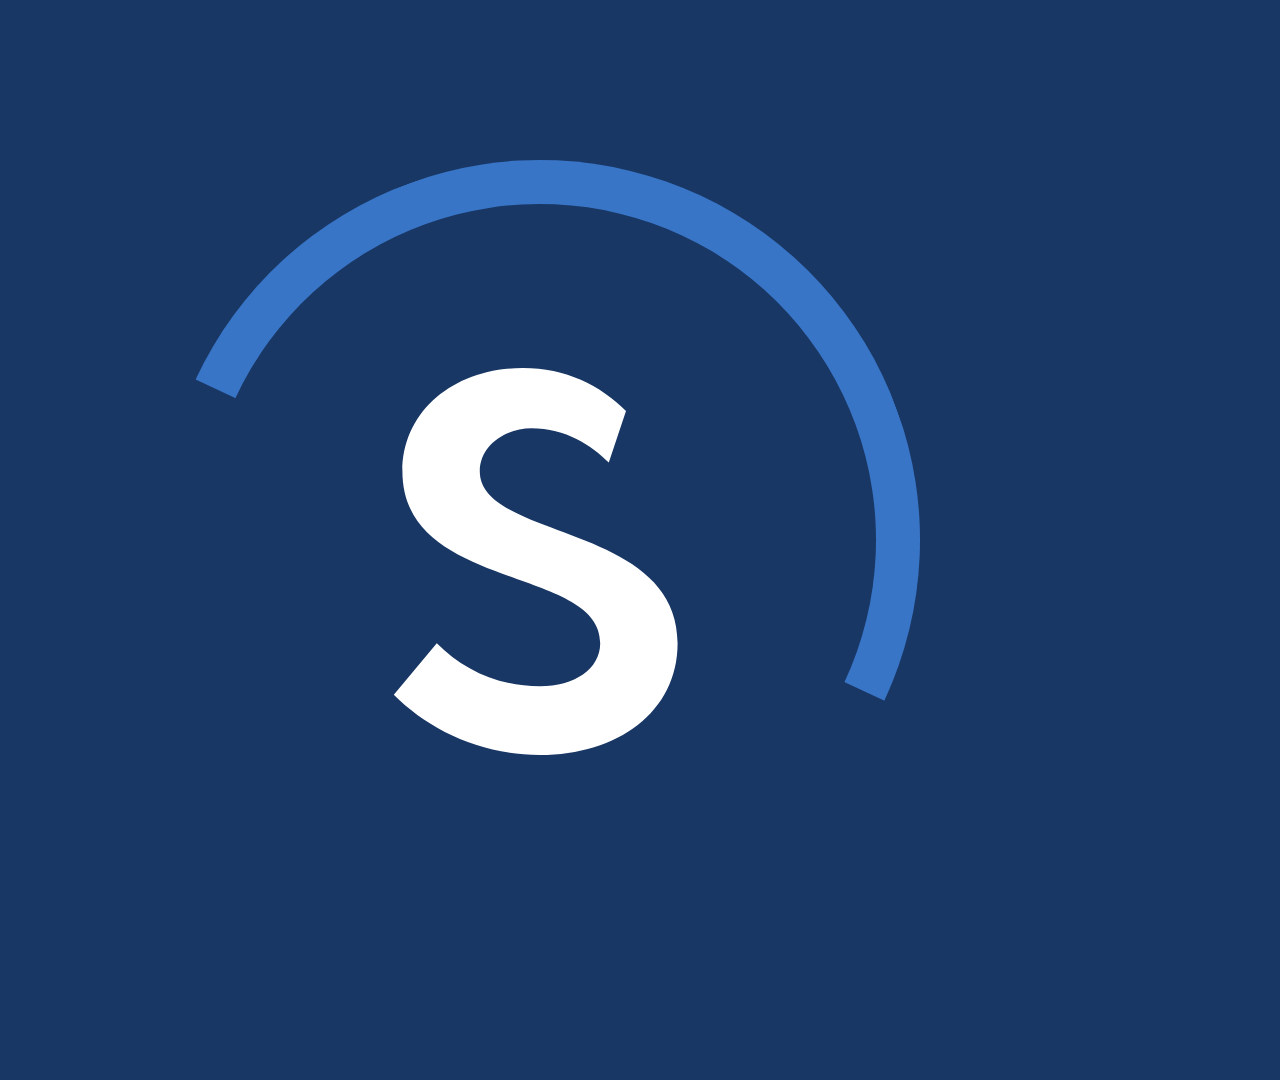
<file: tools/samples/instagram-icon-template.html>
<!doctype html>
<html lang="ja">
<head>
<meta charset="utf-8">
<title>Instagramアイコン（書き出し用）</title>
<!-- Sumi Web の Instagram プロフィールアイコン。render-instagram-icon.js で 1080×1080 PNG に書き出します。
     Instagram は円形に切り抜くため、要素は中央の円（直径約800px）の内側に収めています。 -->
<style>
  *{box-sizing:border-box;margin:0}
  html,body{width:1080px;height:1080px;overflow:hidden}
  body{font-family:"Inter","Inter Display",sans-serif;position:relative;display:grid;place-items:center}
  svg.mark{width:430px;height:430px}
  .word{position:absolute;left:0;right:0;text-align:center;font-weight:800;letter-spacing:.16em}
  /* A：紺ベタ＋白いS */
  .a{background:#183765}
  .a .ring{position:absolute;width:760px;height:760px;border-radius:50%;border:44px solid #3975c6;border-left-color:transparent;border-bottom-color:transparent;transform:rotate(-20deg)}
  /* B：白地＋紺の角丸マーク＋文字 */
  .b{background:#fff}
  .b .tile{width:500px;height:500px;border-radius:120px;background:#183765;display:grid;place-items:center;margin-top:-90px;box-shadow:0 24px 50px rgba(24,55,101,.18)}
  .b .tile svg{width:330px;height:330px}
  .b .word{bottom:250px;color:#183765;font-size:64px}
  /* C：青のグラデーション＋白いS＋文字 */
  .c{background:linear-gradient(140deg,#3975c6 0%,#183765 75%)}
  .c svg.mark{margin-top:-80px;width:380px;height:380px}
  .c .word{bottom:265px;color:#fff;font-size:60px}
  .c .line{position:absolute;bottom:240px;left:50%;width:120px;height:6px;margin-left:-60px;background:#9fc4f7;border-radius:3px}
</style>
</head>
<body>
<template id="s"><svg class="mark" viewBox="10 8 44 50" aria-hidden="true"><path d="M42 18c-3-3-7-5-12-5-8 0-14 5-14 12 0 14 23 11 23 20 0 3-3 5-7 5-5 0-9-2-12-5l-5 6c4 4 10 7 17 7 9 0 16-5 16-13 0-14-23-12-23-20 0-3 3-5 6-5 4 0 7 2 9 4z" fill="#fff"/></svg></template>
<script>
  const v = new URLSearchParams(location.search).get('v') || 'a';
  document.body.className = v;
  const mark = document.getElementById('s').content.firstElementChild.cloneNode(true);
  if (v === 'a') { document.body.insertAdjacentHTML('beforeend', '<div class="ring"></div>'); document.body.append(mark); }
  if (v === 'b') { const tile = document.createElement('div'); tile.className = 'tile'; mark.classList.remove('mark'); tile.append(mark); document.body.append(tile); document.body.insertAdjacentHTML('beforeend', '<p class="word">SUMI WEB</p>'); }
  if (v === 'c') { document.body.append(mark); document.body.insertAdjacentHTML('beforeend', '<p class="word">SUMI WEB</p><span class="line"></span>'); }
</script>
</body>
</html>
</file>
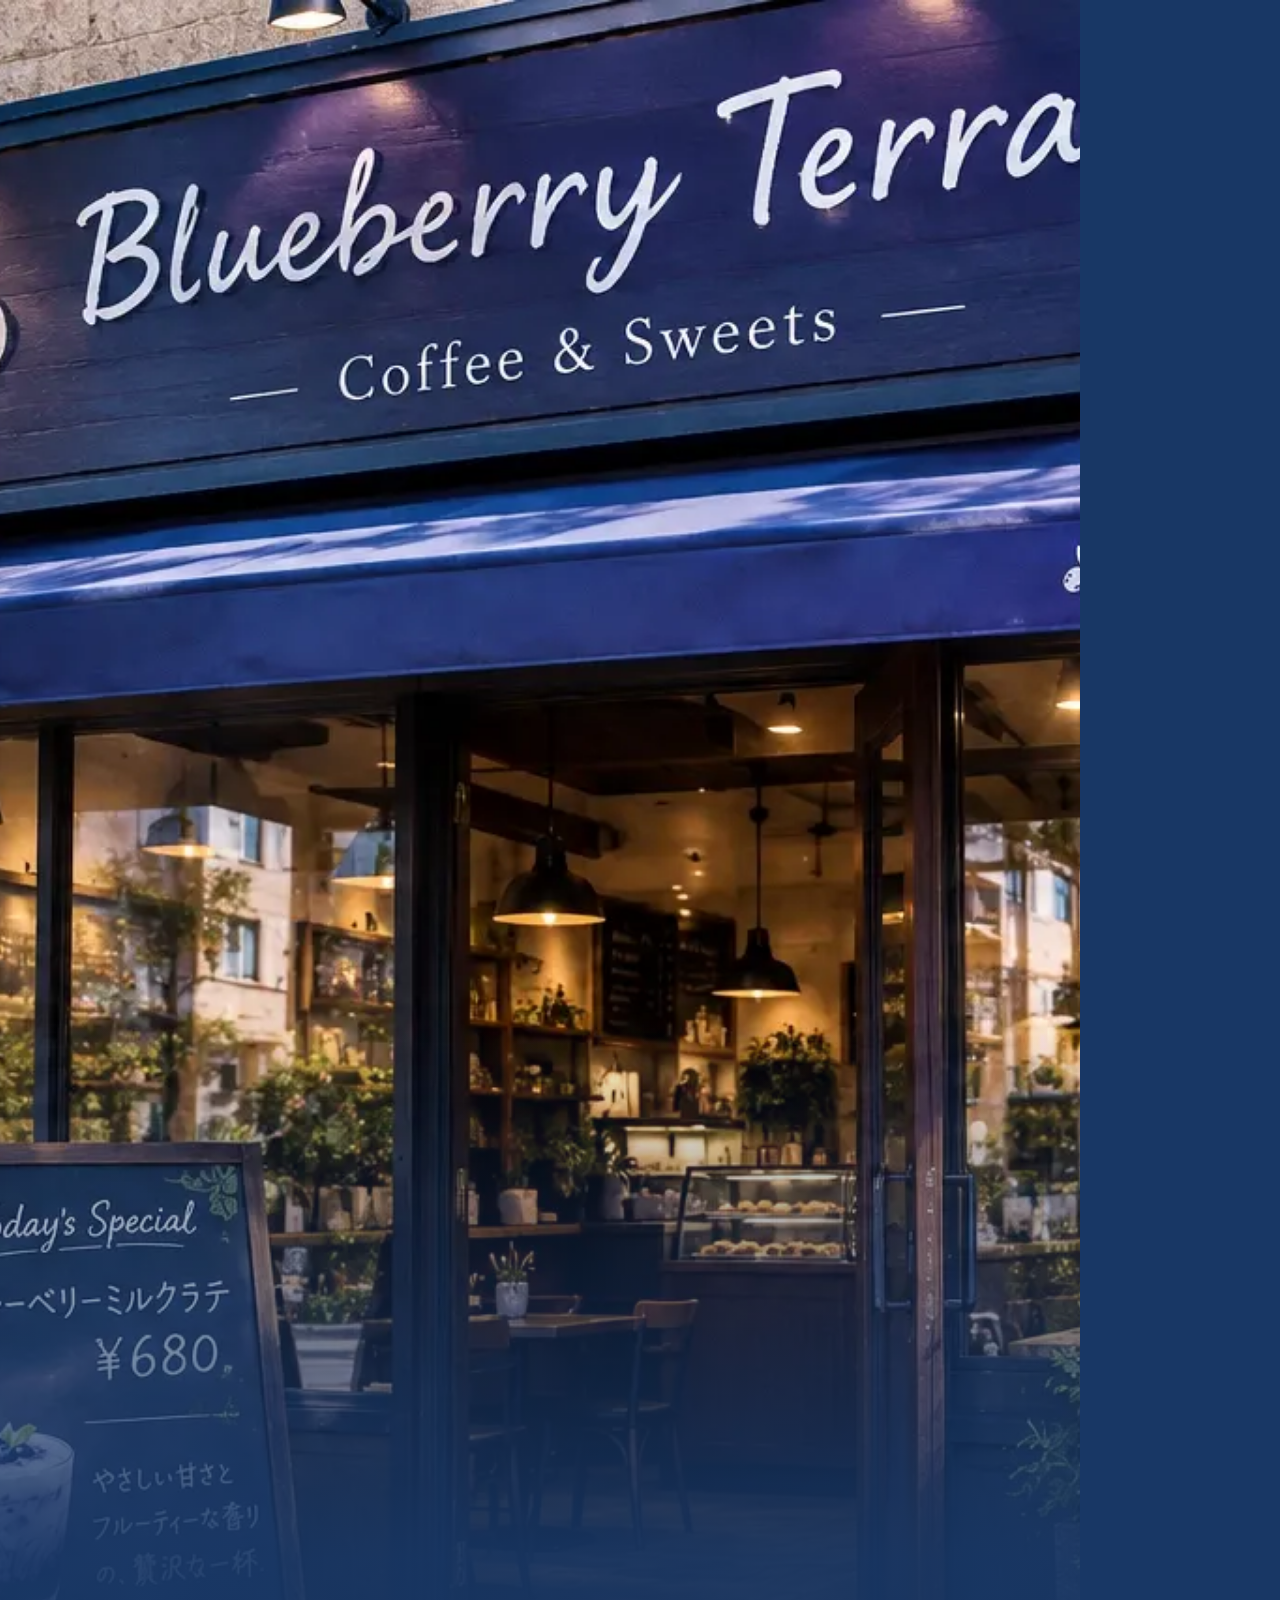
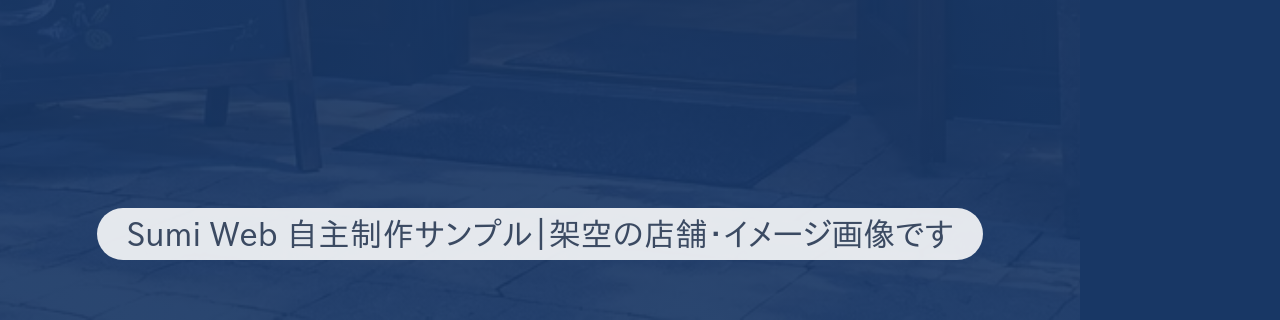
<file: tools/samples/short-video-template.html>
<!doctype html>
<html lang="ja">
<head>
<meta charset="utf-8">
<title>縦型ショート動画テンプレート（書き出し用）</title>
<!-- Sumi Web 自主制作サンプル：架空のカフェ「Blueberry Terrace」の商品紹介動画。render-video.js が window.render(秒) を呼び、1フレームずつ書き出します。 -->
<style>
  *{box-sizing:border-box;margin:0}
  html,body{width:1080px;height:1920px;overflow:hidden}
  body{font-family:"IPAPGothic","IPAGothic",sans-serif;background:#183765;color:#fff;position:relative}
  .abs{position:absolute}
  .layer{position:absolute;inset:0;overflow:hidden}
  .shade{position:absolute;left:0;right:0;bottom:0;height:900px;background:linear-gradient(180deg,rgba(24,55,101,0),rgba(24,55,101,.92) 60%)}
  #store{height:1920px;width:2880px;left:0;top:0;transform-origin:0 0}
  #latte{width:1920px;height:1920px;left:-420px;top:0;transform-origin:50% 60%}
  .brand{left:0;right:0;top:110px;text-align:center;z-index:5}
  .brand span{display:inline-block;background:rgba(255,255,255,.94);color:#183765;font-family:Georgia,serif;font-size:50px;letter-spacing:.04em;padding:14px 46px;border-radius:999px;box-shadow:0 10px 30px rgba(0,0,0,.2)}
  .brand i{color:#3975c6}
  .intro{left:80px;bottom:330px;font-size:118px;line-height:1.35;font-weight:bold;text-shadow:0 4px 24px rgba(0,0,0,.35)}
  .intro span{display:block}
  .intro small{display:block;font-size:42px;color:#bcd4f5;letter-spacing:.2em;margin-bottom:24px}
  .name{left:80px;right:80px;bottom:330px}
  .badge{display:inline-block;background:#6c5fc0;color:#fff;font-size:44px;letter-spacing:.14em;padding:12px 40px;border-radius:999px}
  .name h1{font-size:118px;line-height:1.2;margin-top:28px;text-shadow:0 4px 24px rgba(0,0,0,.35)}
  .points{left:80px;right:80px;bottom:300px;display:grid;gap:28px}
  .points p{background:rgba(255,255,255,.95);color:#183765;border-radius:28px;padding:28px 40px;font-size:52px;font-weight:bold;box-shadow:0 18px 40px rgba(0,0,0,.2);display:flex;align-items:center;gap:26px}
  .points b{flex:none;width:72px;height:72px;border-radius:50%;background:#183765;color:#fff;display:grid;place-items:center;font-size:36px;font-family:Georgia,serif}
  #endbg{background:#183765}
  .ring{width:760px;height:760px;border-radius:50%;border:90px solid #3975c6;right:-320px;top:-240px;opacity:.8}
  .thumb{left:240px;top:290px;width:600px;height:600px;border-radius:40px;overflow:hidden;box-shadow:0 30px 60px rgba(0,0,0,.35)}
  .thumb img{width:100%;height:100%;object-fit:cover}
  .end{left:90px;right:90px;top:960px;background:#fff;color:#183765;border-radius:40px;padding:56px 64px}
  .end .t{font-size:46px;color:#3975c6;letter-spacing:.06em}
  .end .p{display:flex;align-items:flex-end;gap:18px;margin-top:10px}
  .end .p b{font-family:Georgia,serif;font-size:190px;line-height:.9}
  .end .p span{font-size:54px}
  .end .d{font-size:46px;margin-top:30px;border-top:2px solid #dce5f0;padding-top:26px}
  .end .h{font-size:36px;color:#5d6b80;margin-top:8px}
  .note{left:0;right:0;bottom:70px;text-align:center;font-size:32px;z-index:5}
  .note span{background:rgba(255,255,255,.88);color:#3b4a62;padding:10px 30px;border-radius:999px}
</style>
</head>
<body>
  <div class="layer" id="s1">
    <img class="abs" id="store" src="../../samples/cafe/images/storefront.webp" alt="">
    <div class="shade"></div>
    <div class="abs intro">
      <small id="i0">SUMMER LIMITED</small>
      <span id="i1">初夏の新作、</span>
      <span id="i2">できました。</span>
    </div>
  </div>

  <div class="layer" id="s2">
    <img class="abs" id="latte" src="../../samples/cafe/images/blueberry-latte.webp" alt="">
    <div class="shade"></div>
    <div class="abs name" id="name">
      <p class="badge">季節限定 NEW</p>
      <h1>ブルーベリー<br>ミルクラテ</h1>
    </div>
    <div class="abs points" id="points">
      <p id="p1"><b>1</b>自家製ブルーベリーソース</p>
      <p id="p2"><b>2</b>混ぜるほど色が変わる</p>
      <p id="p3"><b>3</b>アイスのみ・数量限定</p>
    </div>
  </div>

  <div class="layer" id="s3">
    <div class="layer" id="endbg"></div>
    <div class="abs ring" id="ring"></div>
    <div class="abs thumb" id="thumb"><img src="../../samples/cafe/images/blueberry-latte.webp" alt=""></div>
    <div class="abs end" id="end">
      <p class="t">ブルーベリーミルクラテ</p>
      <p class="p"><b>680</b><span>円（税込）</span></p>
      <p class="d">販売期間 6.1 — 8.31</p>
      <p class="h">Blueberry Terrace ／ 9:00〜18:00（水曜定休）</p>
    </div>
  </div>

  <p class="abs brand" id="brand"><span>Blueberry <i>Terrace</i></span></p>
  <p class="abs note"><span>Sumi Web 自主制作サンプル｜架空の店舗・イメージ画像です</span></p>

<script>
const $ = id => document.getElementById(id);
const clamp = x => Math.min(1, Math.max(0, x));
const ease = x => 1 - Math.pow(1 - clamp(x), 3);
const smooth = x => { x = clamp(x); return x * x * (3 - 2 * x); };
const seg = (t, a, b) => ease((t - a) / (b - a));
// 区間 [a,b] でフェードイン、[c,d] でフェードアウト
const show = (el, t, a, b, c, d, dy = 60) => {
  const k = seg(t, a, b) * (1 - seg(t, c, d));
  el.style.opacity = k;
  el.style.transform = `translateY(${(1 - seg(t, a, b)) * dy - seg(t, c, d) * dy}px)`;
};
window.render = t => {
  // 場面1（0〜3.4秒）：店舗外観を看板からポスターへ横に流す
  $('store').style.transform = `translateX(${-700 - smooth(t / 3.6) * 1100}px)`;
  $('s1').style.opacity = 1;
  show($('i0'), t, 0.2, 0.8, 2.8, 3.2);
  show($('i1'), t, 0.4, 1.1, 2.8, 3.2, 90);
  show($('i2'), t, 0.8, 1.5, 2.8, 3.2, 90);

  // 場面2（3.2〜11秒）：商品写真をゆっくりズーム。後半はソースに寄る
  $('s2').style.opacity = smooth((t - 3.0) / 0.5);
  const zoom = 1 + smooth((t - 3.0) / 4) * 0.06 + smooth((t - 6.8) / 1.2) * 0.3;
  const down = smooth((t - 6.8) / 1.2) * -260;
  $('latte').style.transform = `translateY(${down}px) scale(${zoom})`;
  show($('name'), t, 3.6, 4.3, 6.5, 6.9);
  show($('p1'), t, 7.1, 7.6, 10.6, 11.0);
  show($('p2'), t, 8.0, 8.5, 10.6, 11.0);
  show($('p3'), t, 8.9, 9.4, 10.6, 11.0);

  // 場面3（11秒〜）：価格と販売期間で締め
  $('s3').style.opacity = smooth((t - 10.8) / 0.5);
  $('ring').style.transform = `rotate(${t * 18}deg)`;
  const pop = seg(t, 11.0, 11.8);
  $('thumb').style.transform = `scale(${0.85 + pop * 0.15})`;
  show($('end'), t, 11.4, 12.2, 99, 100, 120);
  show($('brand'), t, 3.3, 3.9, 99, 100, 30);
};
window.render(0);
</script>
</body>
</html>
</file>
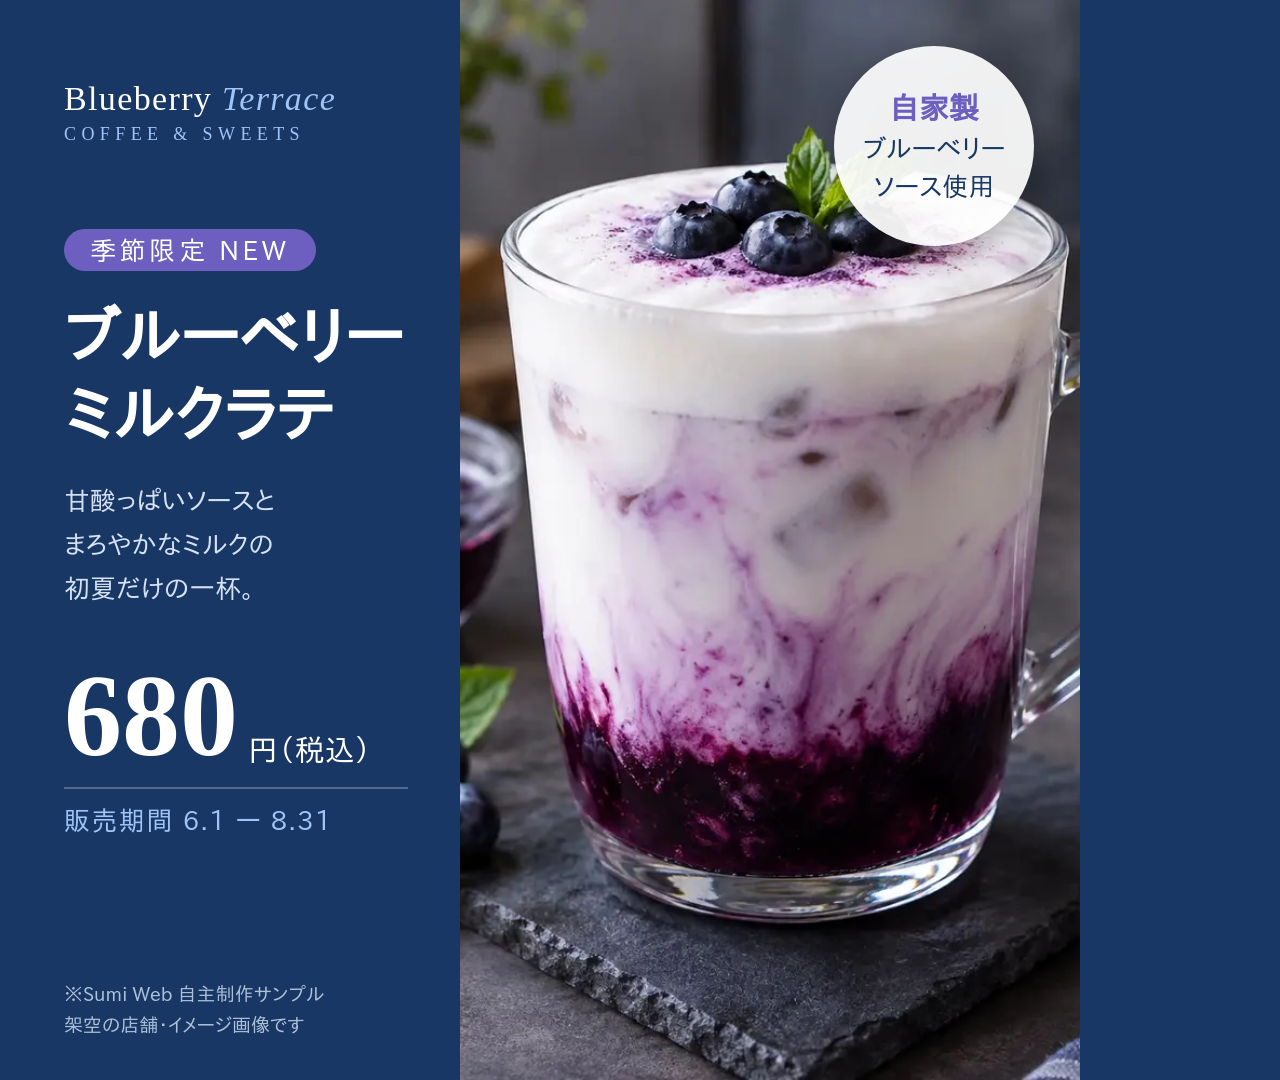
<file: tools/samples/sns-post-template.html>
<!doctype html>
<html lang="ja">
<head>
<meta charset="utf-8">
<title>SNS投稿画像テンプレート（書き出し用）</title>
<!-- Sumi Web 自主制作サンプル：架空のカフェ「Blueberry Terrace」の新商品告知画像。render-sns.js で 1080×1080 PNG に書き出します。 -->
<style>
  *{box-sizing:border-box;margin:0}
  html,body{width:1080px;height:1080px;overflow:hidden}
  body{font-family:"IPAPGothic","IPAGothic",sans-serif;background:#183765;color:#fff;position:relative}
  .photo{position:absolute;top:0;right:0;width:620px;height:1080px;object-fit:cover}
  .panel{position:absolute;left:0;top:0;width:460px;height:1080px;padding:80px 52px 0 64px;background:#183765}
  .brand{font-family:Georgia,serif;font-size:34px;letter-spacing:.04em;position:relative;z-index:1}
  .brand i{color:#9fc4f7}
  .brand small{display:block;font-family:Georgia,serif;font-size:18px;letter-spacing:.3em;color:#9fc4f7;margin-top:6px}
  .badge{display:inline-block;background:#6c5fc0;font-size:26px;letter-spacing:.14em;padding:8px 26px;border-radius:999px;margin-top:84px}
  h1{font-size:62px;line-height:1.25;margin-top:26px;white-space:nowrap}
  .lead{font-size:26px;line-height:1.7;margin-top:26px;color:#d5e2f4}
  .price{display:flex;align-items:flex-end;gap:10px;margin-top:56px}
  .price b{font-size:116px;line-height:.85;font-family:Georgia,serif}
  .price span{font-size:30px}
  .period{font-size:26px;color:#9fc4f7;letter-spacing:.06em;margin-top:22px;padding-top:18px;border-top:2px solid rgba(255,255,255,.25)}
  .stamp{position:absolute;right:46px;top:46px;width:200px;height:200px;border-radius:50%;background:rgba(255,255,255,.92);color:#183765;display:grid;place-items:center;text-align:center;font-size:26px;line-height:1.45;box-shadow:0 12px 30px rgba(0,0,0,.25)}
  .stamp b{display:block;font-size:30px;color:#6c5fc0}
  .sample{position:absolute;left:64px;bottom:40px;font-size:19px;line-height:1.6;color:#adc1d9;z-index:1}
</style>
</head>
<body>
  <img class="photo" src="../../samples/cafe/images/blueberry-latte.webp" alt="">
  <div class="panel">
    <p class="brand">Blueberry <i>Terrace</i><small>COFFEE &amp; SWEETS</small></p>
    <p class="badge">季節限定 NEW</p>
    <h1>ブルーベリー<br>ミルクラテ</h1>
    <p class="lead">甘酸っぱいソースと<br>まろやかなミルクの<br>初夏だけの一杯。</p>
    <p class="price"><b>680</b><span>円（税込）</span></p>
    <p class="period">販売期間 6.1 — 8.31</p>
  </div>
  <p class="stamp"><span><b>自家製</b>ブルーベリー<br>ソース使用</span></p>
  <p class="sample">※Sumi Web 自主制作サンプル<br>架空の店舗・イメージ画像です</p>
</body>
</html>
</file>
<file: assets/css/style.css>
:root{--navy:#183765;--blue:#3975c6;--pale:#edf3fb;--ink:#243247;--muted:#64748b;--line:#dce5f0;--white:#fff;--shadow:0 14px 35px rgba(24,55,101,.09)}*{box-sizing:border-box}html{scroll-behavior:smooth}body{margin:0;color:var(--ink);background:#fff;font-family:-apple-system,BlinkMacSystemFont,"Segoe UI","Hiragino Kaku Gothic ProN","Yu Gothic",Meiryo,sans-serif;font-size:16px;line-height:1.8}.container{width:min(1120px,calc(100% - 48px));margin:auto}.narrow{width:min(800px,calc(100% - 48px))}a{color:inherit;text-decoration:none}a:focus-visible,button:focus-visible,input:focus-visible,textarea:focus-visible,summary:focus-visible{outline:3px solid #77a7e5;outline-offset:3px}.skip-link{position:absolute;left:-999px;top:10px;background:#fff;padding:10px;z-index:10}.skip-link:focus{left:10px}.site-header{position:sticky;z-index:8;top:0;background:rgba(255,255,255,.96);border-bottom:1px solid rgba(220,229,240,.8);backdrop-filter:blur(8px)}.nav-wrap{height:76px;display:flex;align-items:center;justify-content:space-between}.logo{font-size:21px;font-weight:800;letter-spacing:.02em;color:var(--navy);display:flex;gap:8px;align-items:center}.logo span{display:inline-grid;place-items:center;width:28px;height:28px;border-radius:8px;background:var(--navy);color:#fff;font-size:17px}.site-nav{display:flex;align-items:center;gap:28px;font-size:14px;font-weight:700}.site-nav a:not(.nav-contact):hover,.text-link:hover{color:var(--blue)}.nav-contact{color:#fff;background:var(--navy);padding:10px 16px;border-radius:5px}.menu-button{display:none;border:0;background:transparent;color:var(--navy);font-weight:700}.hero{overflow:hidden;background:linear-gradient(112deg,#fff 0%,#fff 55%,#f5f8fd 55%);padding:94px 0 80px}.hero-grid{display:grid;grid-template-columns:1.08fr .92fr;gap:60px;align-items:center}.eyebrow{color:var(--blue);font-weight:800;letter-spacing:.14em;font-size:12px;margin:0 0 16px}.hero h1,.section-head h2,.contact h2{font-size:clamp(38px,5vw,62px);line-height:1.27;letter-spacing:.03em;margin:0;color:var(--navy)}.hero h1 em{font-style:normal;color:var(--blue)}.lead{font-size:19px;font-weight:700;line-height:1.9;margin:26px 0 8px}.sublead{color:var(--muted);margin:0}.hero-actions{display:flex;flex-wrap:wrap;gap:12px;margin:32px 0 17px}.button{display:inline-flex;justify-content:center;align-items:center;min-height:52px;padding:12px 20px;border:1px solid transparent;border-radius:5px;font-weight:800;transition:.2s}.button:hover{transform:translateY(-2px)}.button-primary{color:#fff;background:var(--blue)}.button-outline{border-color:var(--navy);color:var(--navy);background:#fff}.text-link{font-weight:800;color:var(--navy);font-size:14px}.note{color:var(--muted);font-size:12px;margin:15px 0}.hero-visual{position:relative;min-height:390px}.visual-window{position:absolute;inset:10px 5px 0 0;border-radius:10px;background:#fff;box-shadow:var(--shadow);padding:17px}.window-bar{height:20px;display:flex;gap:5px;border-bottom:1px solid var(--line)}.window-bar i{width:7px;height:7px;border-radius:50%;background:#c8d7ed}.visual-content{height:calc(100% - 20px);padding:48px 34px;background:var(--navy);position:relative;overflow:hidden}.visual-content:after{content:"";position:absolute;width:270px;height:270px;border:40px solid #3975c6;border-radius:50%;right:-115px;top:-80px}.visual-content span{display:block;width:70px;height:7px;background:#80a9df;margin-bottom:34px}.visual-content strong{position:relative;z-index:1;color:white;font-size:clamp(29px,4vw,45px);line-height:1.15;letter-spacing:.05em}.visual-content b{display:block;width:70%;height:8px;background:#fff;opacity:.75;margin-top:22px}.visual-content b+ b{width:48%;margin-top:12px}.visual-content b+b+b{width:32%;background:#80a9df}.float-card{position:absolute;right:-21px;bottom:30px;background:#fff;padding:19px 23px;box-shadow:var(--shadow);border-radius:5px;border-left:4px solid var(--blue)}.float-card small{display:block;color:var(--blue);font-weight:bold}.float-card strong{font-size:16px;line-height:1.6}.section{padding:104px 0}.muted,.faq-section{background:var(--pale)}.section-head{max-width:700px;margin-bottom:46px}.section-head h2{font-size:clamp(30px,4vw,46px)}.section-head>p:last-child{color:var(--muted);margin:18px 0 0}.center{text-align:center;margin-left:auto;margin-right:auto}.service-grid{display:grid;grid-template-columns:repeat(2,1fr);gap:20px}.service-card{border:1px solid var(--line);border-radius:8px;padding:30px;background:#fff}.number{color:var(--blue);font-size:13px;font-weight:800;letter-spacing:.08em;margin:0}.service-card h3{font-size:23px;color:var(--navy);margin:8px 0}.price{color:var(--blue);font-size:25px;font-weight:800;margin:0 0 20px}.price small{display:block;color:var(--muted);font-size:11px;font-weight:400;line-height:1.5;margin-top:4px}.service-card dl{margin:0}.service-card dl div{display:grid;grid-template-columns:118px 1fr;gap:10px;border-top:1px solid var(--line);padding:10px 0}.service-card dt{font-size:13px;font-weight:800}.service-card dd{margin:0;font-size:13px;color:var(--muted);line-height:1.65}.pricing-note{margin:26px 0 0;padding:16px 20px;background:var(--pale);border-left:3px solid var(--blue);font-size:14px}.works-grid{display:grid;grid-template-columns:repeat(3,1fr);gap:22px}.work-card{background:#fff;padding:14px 14px 23px;box-shadow:0 8px 26px rgba(24,55,101,.07);border-radius:7px}.sample{height:210px;position:relative;overflow:hidden;display:grid;place-items:center;margin-bottom:18px}.sample span{position:absolute;top:13px;left:14px;font-size:10px;letter-spacing:.12em;font-weight:bold}.visual-video{background:#183765;color:#fff}.visual-video:before{content:"";width:160px;height:160px;border:26px solid #3975c6;border-radius:50%;position:absolute;right:-58px;bottom:-55px}.visual-video i{position:relative;font-style:normal;width:54px;height:54px;border:1px solid white;border-radius:50%;display:grid;place-items:center;padding-left:3px}.visual-web{background:#e8f1fc;align-content:center;gap:12px;padding:40px 32px}.visual-web i{height:19px;background:#3975c6;width:100%}.visual-web i+i{width:70%;background:#183765}.visual-web i+i+i{width:85%;background:#b9d0ee}.visual-banner{background:#3975c6;color:white;display:block;padding:54px 26px}.visual-banner b{font-size:32px;line-height:1.35}.work-card>p{font-size:12px;color:var(--blue);font-weight:bold;margin:0}.work-card h3{margin:3px 0 8px;color:var(--navy);font-size:20px}.reason-layout{display:grid;grid-template-columns:.8fr 1.2fr;gap:80px}.reason-list article{display:flex;gap:22px;padding:21px 0;border-top:1px solid var(--line)}.reason-list article:last-child{border-bottom:1px solid var(--line)}.reason-list b{font-size:15px;color:var(--blue)}.reason-list h3{color:var(--navy);margin:0;font-size:19px}.reason-list p{color:var(--muted);font-size:14px;margin:5px 0 0}.flow-section{background:var(--navy);color:#fff}.flow-section .section-head h2,.flow-section .eyebrow{color:#fff}.flow-section .eyebrow{opacity:.72}.flow-list{list-style:none;margin:0;padding:0;display:grid;grid-template-columns:repeat(6,1fr);gap:15px}.flow-list li{position:relative}.flow-list li:not(:last-child):after{content:"→";position:absolute;right:-13px;top:7px;color:#8eafe0}.flow-list b{color:#9fc4f7;font-size:13px}.flow-list h3{font-size:15px;margin:9px 0 2px}.flow-list p{font-size:12px;line-height:1.65;color:#d5e2f4;margin:0}.flow-note{text-align:center;border-top:1px solid rgba(255,255,255,.25);margin:44px 0 0;padding-top:20px;font-size:14px}.faq-list{border-top:1px solid var(--line)}details{border-bottom:1px solid var(--line);background:#fff}summary{padding:19px 48px 19px 18px;font-weight:800;cursor:pointer;position:relative;list-style:none}summary::-webkit-details-marker{display:none}summary:after{content:"＋";position:absolute;right:18px;color:var(--blue);font-size:22px;font-weight:400}details[open] summary:after{content:"−"}.faq-list p{margin:0;padding:0 18px 19px;color:var(--muted);font-size:14px}.contact{background:var(--blue);color:#fff;padding:90px 0}.contact-grid{display:grid;grid-template-columns:.85fr 1.15fr;gap:80px}.contact .eyebrow{color:#dceaff}.contact h2{color:#fff;font-size:clamp(29px,3.8vw,43px)}.contact p:not(.eyebrow):not(.form-message){color:#e6effb}.contact-status{font-size:13px;border-left:3px solid white;padding-left:12px}.contact form{display:grid;grid-template-columns:1fr 1fr;gap:13px}.contact label{font-size:13px;font-weight:800}.contact label:nth-of-type(3),.contact label:nth-of-type(4){grid-column:span 2}.contact label span{font-size:11px;font-weight:400;margin-left:5px}.contact input,.contact textarea{display:block;width:100%;margin-top:5px;border:1px solid transparent;border-radius:4px;padding:11px 12px;font:inherit;font-size:15px;color:var(--ink)}.contact textarea{resize:vertical}.button-light{grid-column:span 2;background:#fff;color:var(--navy);cursor:pointer;font:inherit}.form-message{grid-column:span 2;margin:0;font-size:13px;color:#fff;min-height:24px}.site-footer{background:#112a4d;color:#dbe7f4;padding:50px 0 0}.footer-grid{display:grid;grid-template-columns:2fr 1fr 1fr;gap:40px}.site-footer .logo{color:#fff}.site-footer p,.site-footer span{font-size:13px;color:#adc1d9}.footer-grid h2{font-size:12px;letter-spacing:.1em;color:#fff}.footer-grid a,.footer-grid span{display:block;margin:9px 0}.footer-grid a:hover{text-decoration:underline}.copyright{border-top:1px solid rgba(255,255,255,.15);font-size:12px;margin-top:36px;padding:19px 0}.legal{padding:86px 0 110px}.legal h1{font-size:42px;color:var(--navy);margin:0 0 28px}.legal h2{font-size:21px;color:var(--navy);border-top:1px solid var(--line);padding-top:25px;margin-top:38px}.legal p{color:var(--muted)}
@media(max-width:760px){.container,.narrow{width:min(100% - 32px,1120px)}.nav-wrap{height:64px}.menu-button{display:flex;align-items:center;gap:4px;font-size:11px;padding:10px 0}.menu-button span{display:block;width:17px;height:2px;background:var(--navy)}.menu-button b{margin-left:5px}.site-nav{display:none;position:absolute;top:64px;left:0;width:100%;background:#fff;border-bottom:1px solid var(--line);padding:10px 16px 18px;box-shadow:0 10px 18px rgba(24,55,101,.08)}.site-nav.is-open{display:grid;gap:0}.site-nav a{padding:12px 5px}.nav-contact{text-align:center;margin-top:8px}.hero{padding:55px 0 58px;background:#fff}.hero-grid,.reason-layout,.contact-grid{grid-template-columns:1fr;gap:38px}.hero h1{font-size:40px}.lead{font-size:17px}.hero-visual{min-height:285px}.visual-content{padding:35px 24px}.float-card{right:0;bottom:8px}.section{padding:68px 0}.service-grid,.works-grid{grid-template-columns:1fr}.service-card{padding:24px 19px}.service-card dl div{grid-template-columns:104px 1fr}.sample{height:190px}.reason-list article{gap:16px}.flow-list{grid-template-columns:repeat(2,1fr);column-gap:28px;row-gap:20px}.flow-list li:not(:last-child):after{display:none}.flow-list li{border-top:1px solid rgba(255,255,255,.25);padding-top:10px}.flow-note{margin-top:30px}.contact{padding:64px 0}.contact form{grid-template-columns:1fr}.contact label,.contact label:nth-of-type(3),.contact label:nth-of-type(4),.button-light,.form-message{grid-column:span 1}.footer-grid{grid-template-columns:1fr;gap:22px}.site-footer{padding-top:38px}.legal{padding:60px 0 80px}.legal h1{font-size:33px}}
/* 制作サンプル（自主制作）掲載用 */
.work-card{display:flex;flex-direction:column}.work-thumb{display:block;height:210px;margin-bottom:18px;border-radius:4px;overflow:hidden;background:#e8f1fc;position:relative}.work-thumb img{display:block;width:100%;height:100%;object-fit:cover;object-position:top;transition:transform .3s}.work-thumb.contain img{object-fit:contain;object-position:center}.work-thumb:hover img{transform:scale(1.03)}.work-thumb .play{position:absolute;right:14px;bottom:14px;width:46px;height:46px;border-radius:50%;background:var(--navy);color:#fff;display:grid;place-items:center;font-size:15px;padding-left:3px}.work-card>.work-desc{font-size:14px;font-weight:400;color:var(--muted);margin:0 0 12px;line-height:1.75}.work-tags{list-style:none;display:flex;flex-wrap:wrap;gap:6px;margin:0 0 16px;padding:0}.work-tags li{font-size:11px;font-weight:700;color:var(--navy);background:var(--pale);border-radius:999px;padding:3px 10px}.work-card>.text-link{margin-top:auto}.works-note{font-size:12px;color:var(--muted);margin:24px 0 0}.contact-status a,.site-footer a[href^="mailto:"]{text-decoration:underline;word-break:break-all}
.sample-detail{padding:72px 0 100px}.sample-detail h1{font-size:clamp(30px,4vw,44px);line-height:1.35;color:var(--navy);margin:0 0 14px}.sample-label{display:inline-block;background:var(--pale);color:var(--blue);font-size:12px;font-weight:800;border-radius:999px;padding:4px 14px;margin:0 0 10px}.sample-intro{color:var(--muted);margin:0 0 40px;max-width:720px}.detail-grid{display:grid;grid-template-columns:minmax(0,1fr) minmax(0,1fr);gap:56px;align-items:start}.detail-media{margin:0;background:var(--pale);border-radius:10px;padding:24px;display:grid;place-items:center}.detail-media img,.detail-media video{display:block;max-width:100%;height:auto;border-radius:6px;box-shadow:var(--shadow)}.detail-media video{max-height:78vh;width:auto;background:#000}.detail-media figcaption{font-size:12px;color:var(--muted);margin-top:12px;text-align:center}.detail-spec{margin:0 0 28px}.detail-spec div{display:grid;grid-template-columns:120px 1fr;gap:12px;border-top:1px solid var(--line);padding:12px 0}.detail-spec div:last-child{border-bottom:1px solid var(--line)}.detail-spec dt{font-size:13px;font-weight:800;color:var(--navy)}.detail-spec dd{margin:0;font-size:14px;color:var(--muted)}.detail-spec dd ul{margin:0;padding-left:1.2em}.detail-actions{display:flex;flex-wrap:wrap;gap:12px}.sample-nav{display:flex;flex-wrap:wrap;gap:10px 24px;margin-top:56px;padding-top:24px;border-top:1px solid var(--line)}
@media(max-width:760px){.work-thumb{height:200px}.sample-detail{padding:48px 0 72px}.detail-grid{grid-template-columns:1fr;gap:32px}.detail-media{padding:16px}.detail-media video{max-height:none;width:100%}.detail-spec div{grid-template-columns:96px 1fr}.detail-actions .button{width:100%}}

.service-card.wide{grid-column:1/-1}.service-card.wide dl{display:grid;grid-template-columns:1fr 1fr;column-gap:30px}@media(max-width:760px){.service-card.wide dl{display:block}}
</file>
<file: samples/cafe/style.css>
/* Blueberry Terrace — Sumi Web 自主制作サンプル */
:root{--navy:#183765;--blue:#3975c6;--sky:#e8f1fc;--cream:#fbf7ef;--ink:#243247;--muted:#5d6b80;--line:#e3e8ef;--berry:#4a4ea8}
*{box-sizing:border-box}
html{scroll-behavior:smooth}
body{margin:0;color:var(--ink);background:var(--cream);font-family:-apple-system,BlinkMacSystemFont,"Segoe UI","Hiragino Kaku Gothic ProN","Yu Gothic",Meiryo,sans-serif;line-height:1.85}
img,svg{display:block;max-width:100%;height:auto}
a{color:inherit}
a:focus-visible,button:focus-visible{outline:3px solid #77a7e5;outline-offset:3px}
.wrap{width:min(1080px,calc(100% - 48px));margin:auto}
.skip-link{position:absolute;left:-999px;top:56px;background:#fff;padding:10px;z-index:20}
.skip-link:focus{left:10px}

.sample-bar{background:var(--navy);color:#fff;font-size:13px;display:flex;flex-wrap:wrap;gap:4px 16px;justify-content:center;align-items:center;padding:8px 16px;text-align:center}
.sample-bar p{margin:0}
.sample-bar a{color:#cfe0f7;font-weight:700}

.header{position:sticky;top:0;z-index:10;background:rgba(251,247,239,.95);border-bottom:1px solid var(--line);backdrop-filter:blur(6px)}
.header-inner{height:68px;display:flex;align-items:center;justify-content:space-between}
.brand{font-family:Georgia,"Times New Roman",serif;font-size:24px;font-weight:700;color:var(--navy);text-decoration:none;letter-spacing:.04em;margin:0}
.brand span{color:var(--blue);font-style:italic}
.nav{display:flex;gap:28px;font-size:14px;font-weight:700}
.nav a{text-decoration:none;padding:6px 0;border-bottom:2px solid transparent}
.nav a:hover{border-color:var(--blue);color:var(--navy)}
.nav-toggle{display:none;border:1px solid var(--navy);background:transparent;color:var(--navy);font:inherit;font-size:12px;font-weight:700;letter-spacing:.1em;padding:8px 12px;border-radius:4px;align-items:center;gap:8px;cursor:pointer}
.bars,.bars:before,.bars:after{display:block;width:16px;height:2px;background:var(--navy);position:relative}
.bars:before,.bars:after{content:"";position:absolute;left:0}
.bars:before{top:-5px}.bars:after{top:5px}

.hero{padding:72px 0 88px;background:var(--cream)}
.hero-inner{display:grid;grid-template-columns:1fr 1fr;gap:56px;align-items:center}
.kicker{color:var(--blue);font-size:12px;font-weight:800;letter-spacing:.12em;margin:0 0 14px}
.hero h1{font-size:clamp(30px,4.2vw,48px);line-height:1.4;color:var(--navy);margin:0 0 20px;letter-spacing:.04em}
.hero-copy>p:not(.kicker){color:var(--muted);margin:0}
.hero-actions{display:flex;flex-wrap:wrap;gap:12px;margin-top:30px}
.btn{display:inline-flex;align-items:center;justify-content:center;min-height:50px;padding:10px 24px;border-radius:999px;font-weight:800;text-decoration:none;transition:transform .2s}
.btn:hover{transform:translateY(-2px)}
.btn-main{background:var(--navy);color:#fff}
.btn-sub{border:2px solid var(--navy);color:var(--navy);background:#fff}
.hero-art{margin:0;border-radius:24px;overflow:hidden;box-shadow:0 20px 40px rgba(24,55,101,.14);aspect-ratio:3/2}
.hero-art img{width:100%;height:100%;object-fit:cover}

.section{padding:96px 0}
.title{font-size:clamp(26px,3.4vw,38px);color:var(--navy);margin:0 0 40px;line-height:1.4}
.title small{display:block;font-size:12px;letter-spacing:.18em;color:var(--blue);margin-bottom:6px}
#concept{background:#fff}
.concept-list{display:grid;grid-template-columns:repeat(3,1fr);gap:24px}
.concept-list article{padding:28px;border-radius:16px;background:var(--cream);border-top:4px solid var(--blue)}
.concept-list b{font-family:Georgia,serif;color:var(--blue);font-size:22px}
.concept-list h3{color:var(--navy);margin:6px 0 8px;font-size:19px}
.concept-list p{margin:0;color:var(--muted);font-size:14px}

.new{background:var(--sky);overflow:hidden}
.new-inner{display:grid;grid-template-columns:.9fr 1.1fr;gap:56px;align-items:center}
.new-art{margin:0;border-radius:24px;overflow:hidden;box-shadow:0 20px 40px rgba(24,55,101,.16);aspect-ratio:1}
.new-art img{width:100%;height:100%;object-fit:cover}
.badge{display:inline-block;background:var(--berry);color:#fff;font-size:12px;font-weight:800;letter-spacing:.12em;padding:4px 14px;border-radius:999px;margin:0 0 14px}
.new h2{font-size:clamp(32px,4.6vw,52px);line-height:1.25;color:var(--navy);margin:0 0 18px}
.new-lead{margin:0 0 18px}
.points{list-style:none;margin:0 0 22px;padding:0;display:grid;gap:8px}
.points li{position:relative;padding-left:28px;font-weight:700;color:var(--navy)}
.points li:before{content:"";position:absolute;left:0;top:.5em;width:14px;height:14px;border-radius:50%;background:var(--berry);box-shadow:inset -3px -3px 0 rgba(0,0,0,.18)}
.price{font-size:44px;font-weight:800;color:var(--navy);margin:0;line-height:1}
.price small{font-size:15px;margin-left:4px}
.period{font-size:13px;color:var(--muted);margin:10px 0 0}

#menu{background:#fff}
.menu-grid{display:grid;grid-template-columns:repeat(3,1fr);gap:24px}
.menu-card{background:var(--cream);border-radius:18px;overflow:hidden;display:flex;flex-direction:column}
.menu-card img{width:100%;aspect-ratio:4/3;object-fit:cover}
.menu-card>div{padding:20px 22px 24px}
.menu-card h3{margin:0 0 6px;color:var(--navy);font-size:18px}
.menu-card p{margin:0;font-size:14px;color:var(--muted)}
.menu-card .menu-price{color:var(--navy);font-weight:800;font-size:18px;margin-top:10px}
.menu-table{margin-top:40px;padding:28px 32px;border:1px solid var(--line);border-radius:18px}
.menu-table h3{margin:0 0 10px;color:var(--navy)}
.menu-table dl{margin:0}
.menu-table dl div{display:flex;justify-content:space-between;gap:16px;padding:12px 0;border-bottom:1px dashed #cdd6e2}
.menu-table dt{font-weight:700}
.menu-table dt span{font-size:11px;background:var(--berry);color:#fff;border-radius:999px;padding:2px 9px;margin-left:8px;vertical-align:2px;white-space:nowrap}
.menu-table dd{margin:0;font-weight:800;color:var(--navy);white-space:nowrap}
.note{font-size:12px;color:var(--muted);margin:14px 0 0}

.info-inner{display:grid;grid-template-columns:1fr 1fr;gap:56px;align-items:center}
.info-list{margin:0}
.info-list div{display:grid;grid-template-columns:96px 1fr;gap:12px;padding:12px 0;border-top:1px solid #dcd5c6}
.info-list dt{font-weight:800;color:var(--navy);font-size:14px}
.info-list dd{margin:0;font-size:15px}
.map{margin:0;border-radius:18px;overflow:hidden;box-shadow:0 14px 30px rgba(24,55,101,.1)}
.map svg{width:100%;font-family:inherit;font-weight:700}

.footer{background:var(--navy);color:#dbe7f4;padding:48px 0;font-size:13px}
.footer-inner{display:grid;gap:10px}
.footer .brand{color:#fff}
.footer .brand span{color:#9fc4f7}
.footer p{margin:0}
.footer a{color:#cfe0f7;font-weight:700}

@media (max-width:820px){
  .wrap{width:calc(100% - 32px)}
  .header-inner{height:60px}
  .nav-toggle{display:inline-flex}
  .nav{display:none;position:absolute;top:60px;left:0;right:0;background:var(--cream);flex-direction:column;gap:0;padding:6px 16px 14px;border-bottom:1px solid var(--line);box-shadow:0 10px 18px rgba(24,55,101,.08)}
  .nav.is-open{display:flex}
  .nav a{padding:12px 4px;border-bottom:1px solid var(--line)}
  .hero{padding:44px 0 56px}
  .hero-inner,.new-inner,.info-inner{grid-template-columns:1fr;gap:36px}
  .section{padding:64px 0}
  .concept-list,.menu-grid{grid-template-columns:1fr}
  .new-art{max-width:420px;width:100%;margin:auto}
  .menu-table{padding:20px}
  .menu-table dl div{align-items:flex-start}
}
</file>
